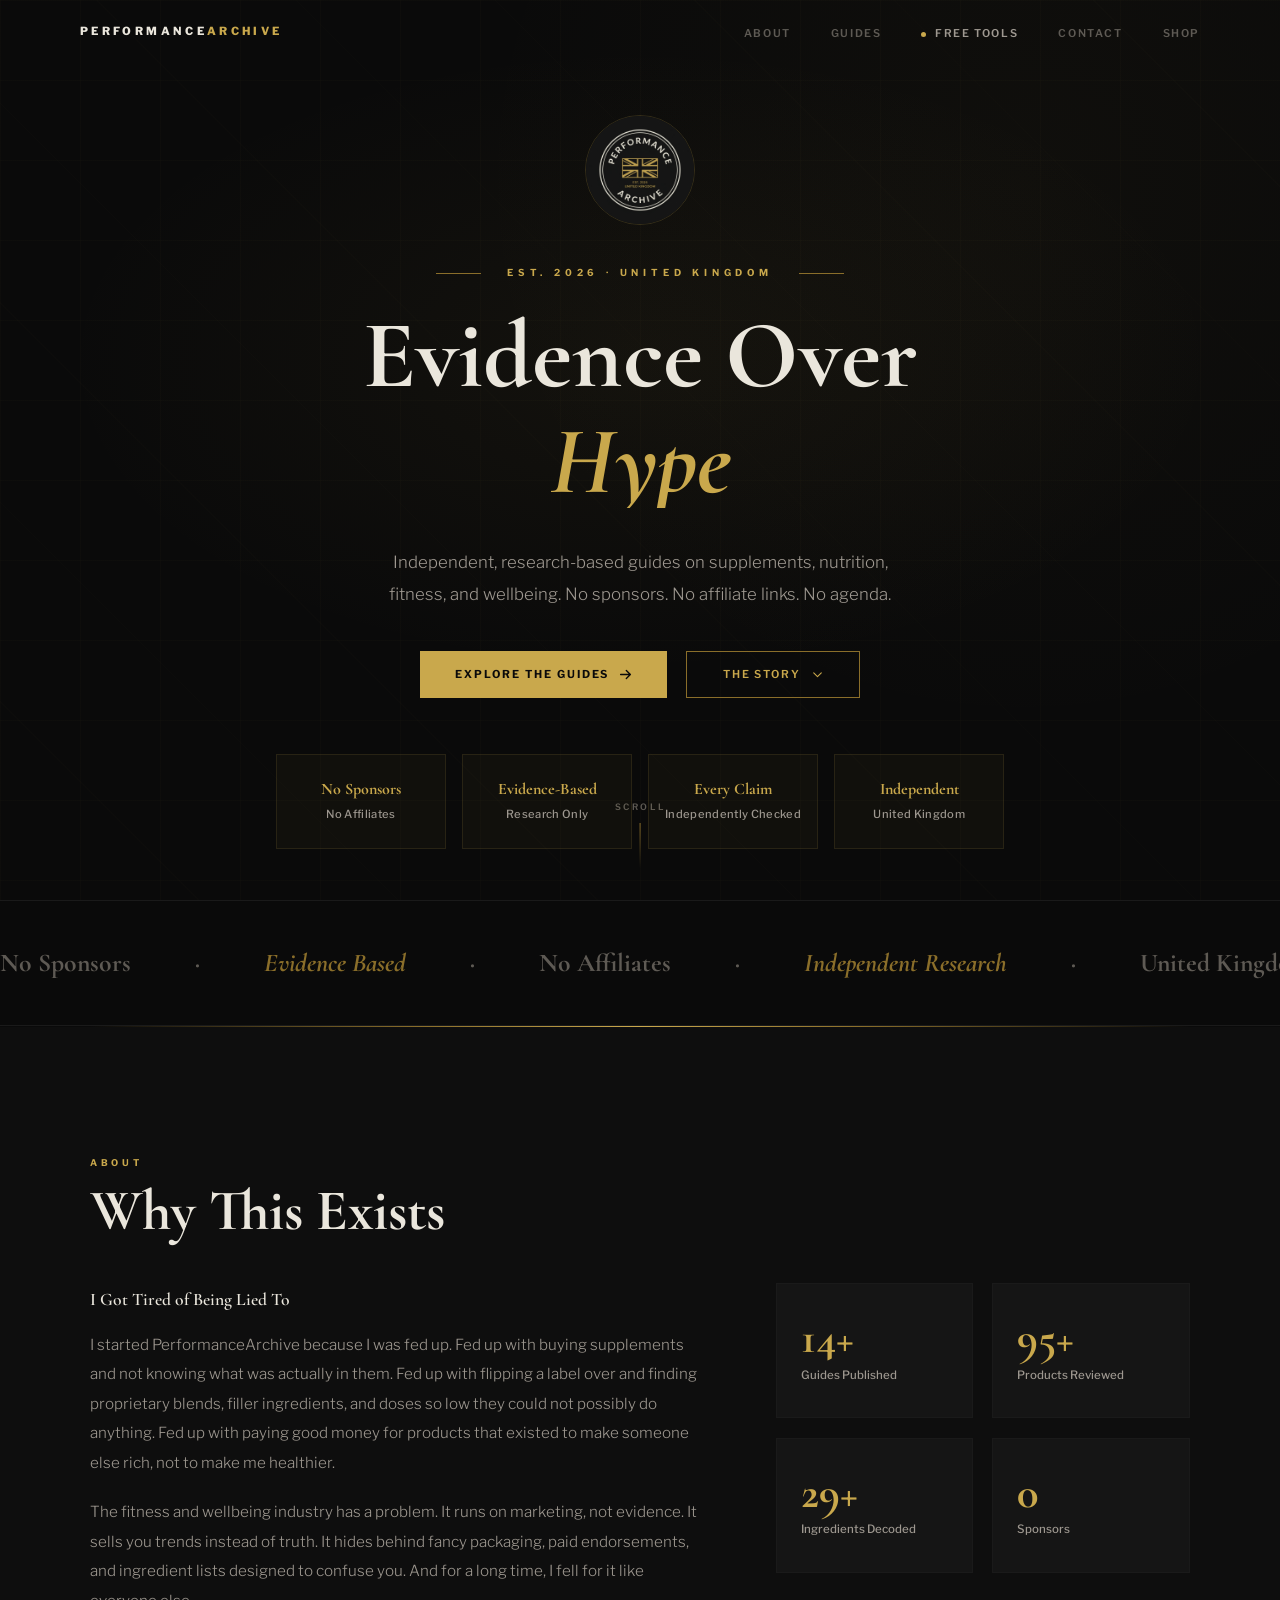
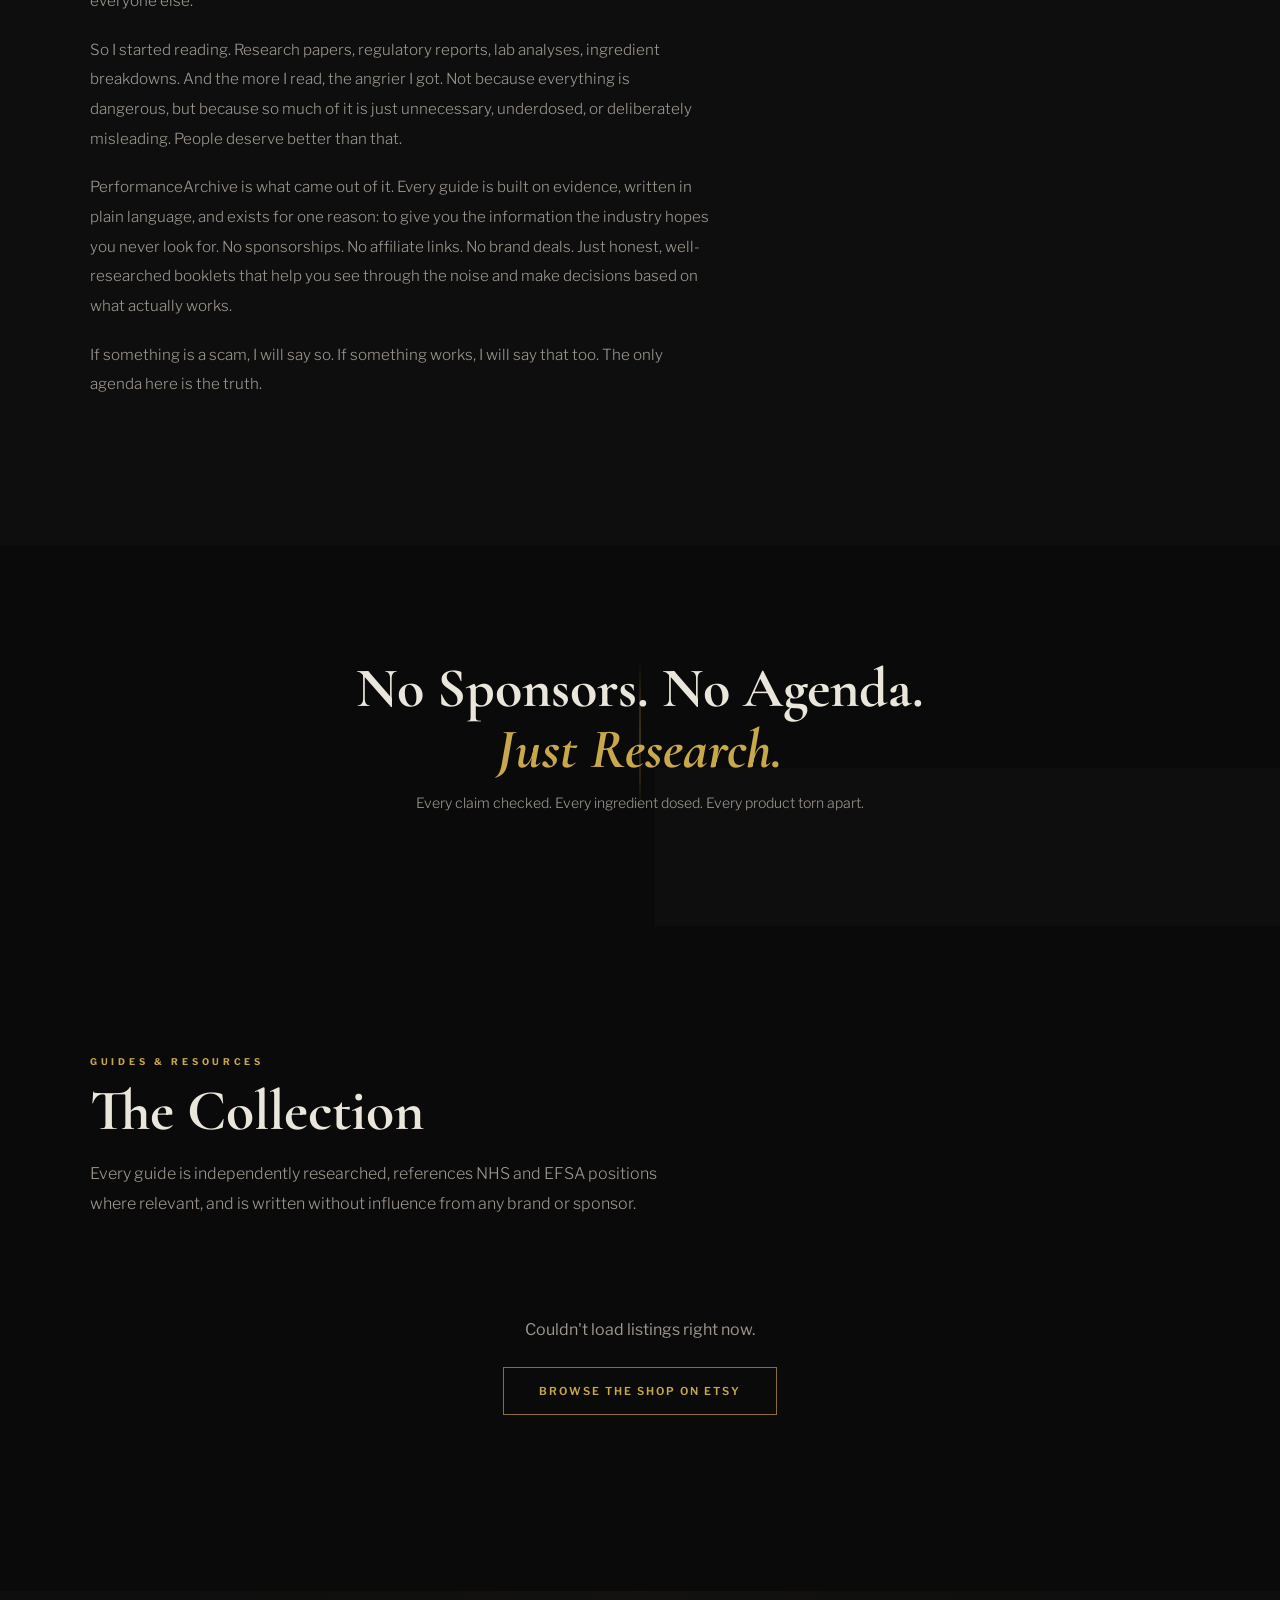
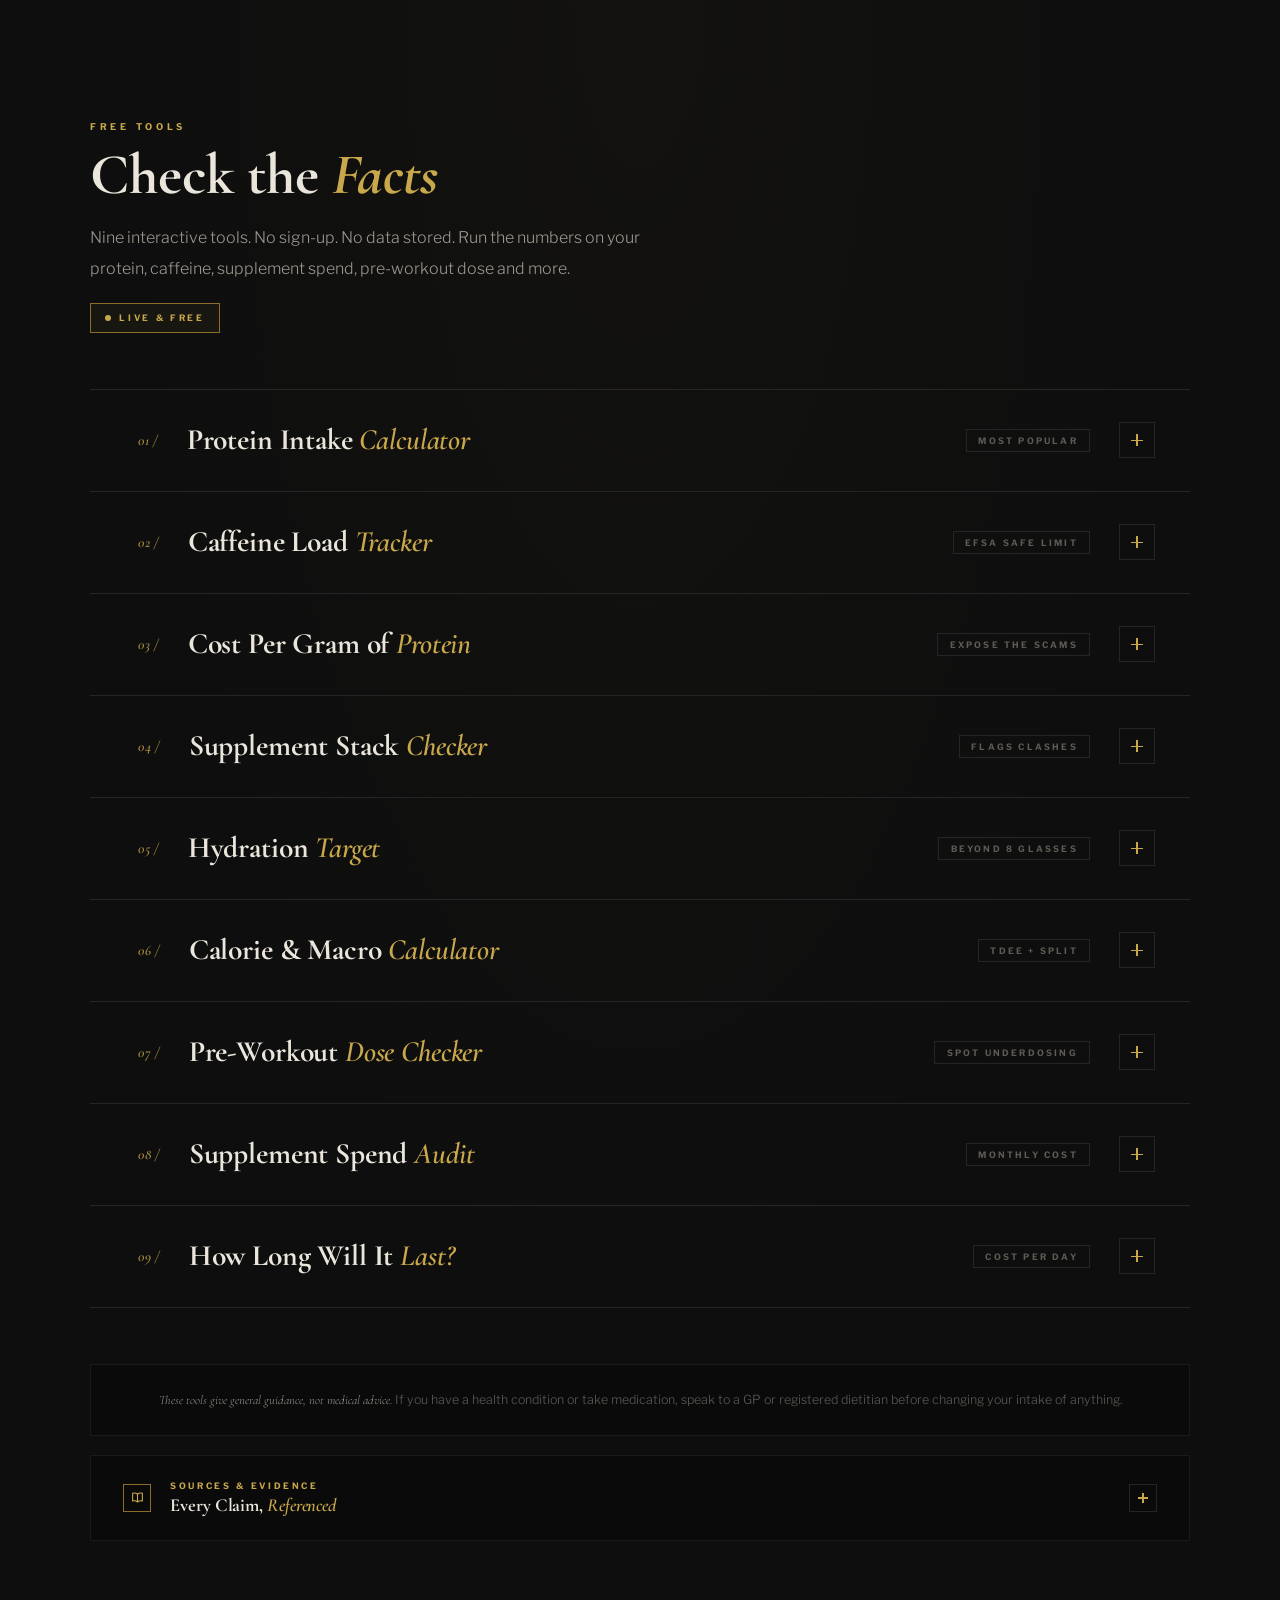
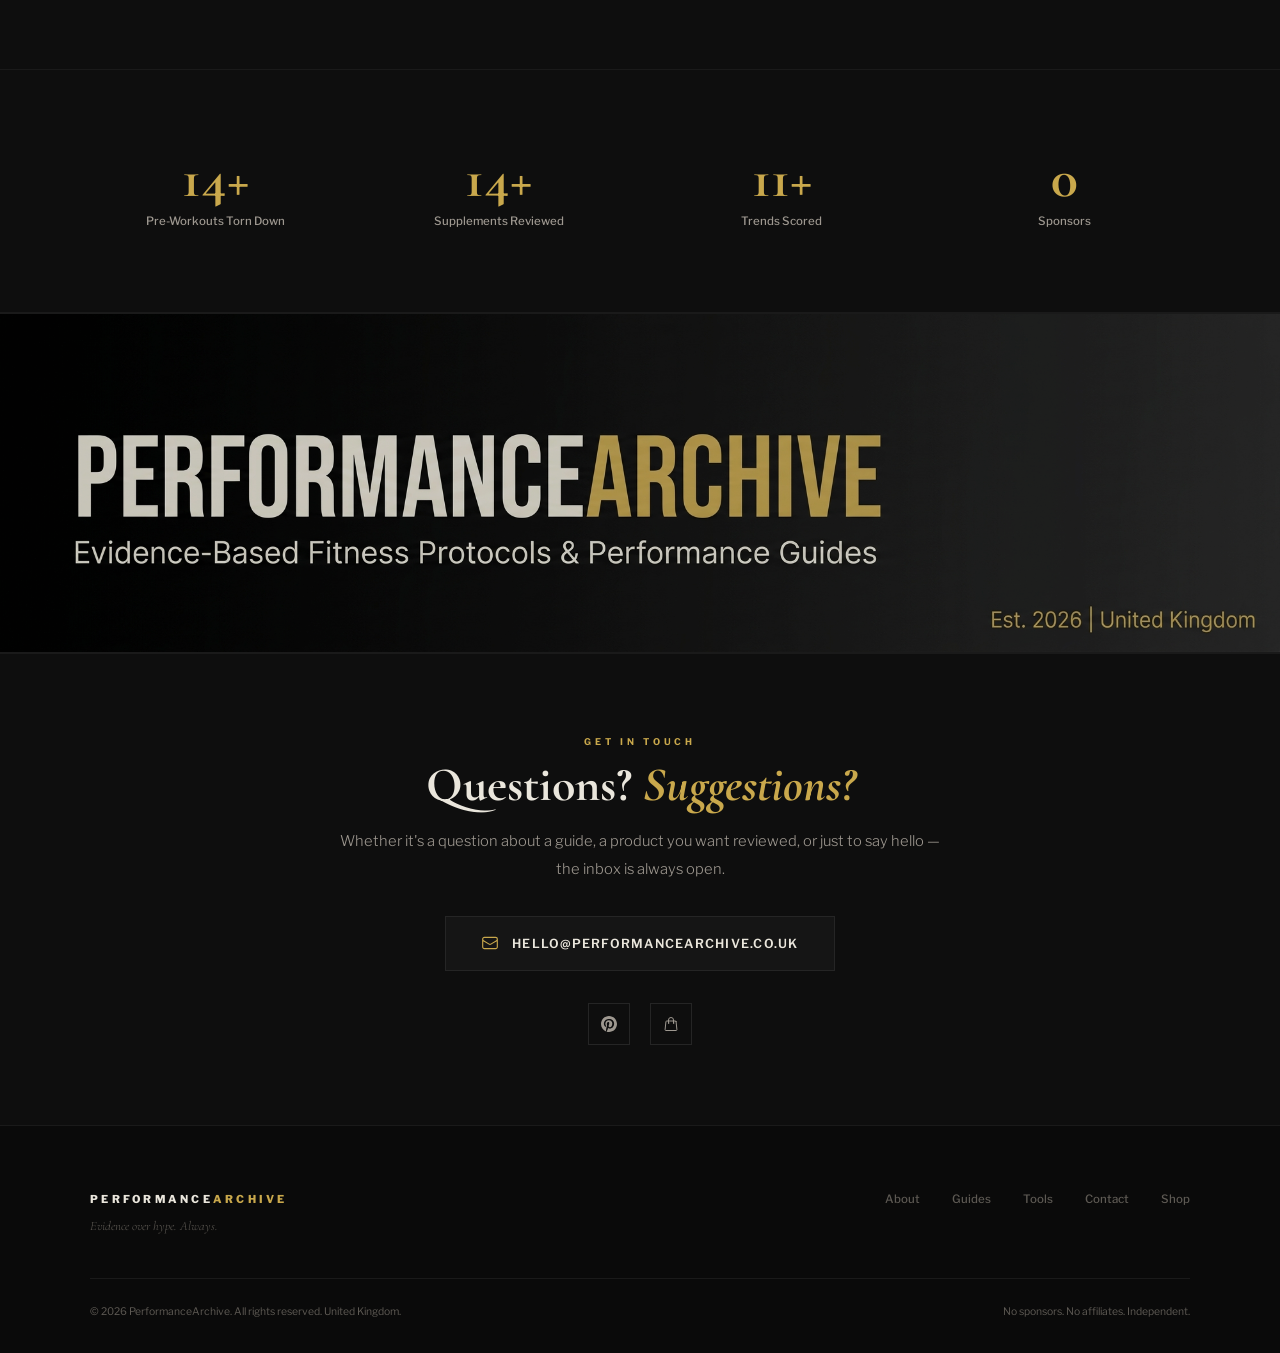
<file: index.html>
<!DOCTYPE html>
<html lang="en-GB">
<head>
<meta charset="UTF-8">
<meta name="viewport" content="width=device-width, initial-scale=1.0">
<title>PerformanceArchive — Evidence Over Hype</title>
<meta name="description" content="Independent, evidence-based guides on supplements, nutrition, fitness, and wellbeing. No sponsors. No agenda. United Kingdom.">
<meta name="p:domain_verify" content="c248027e8f253ff43c3b2483938c451b"/>

<!-- Open Graph -->
<meta property="og:type" content="website">
<meta property="og:title" content="PerformanceArchive — Evidence Over Hype">
<meta property="og:description" content="Independent, evidence-based guides on supplements, nutrition, fitness, and wellbeing. No sponsors. No agenda.">
<meta property="og:url" content="https://performancearchive.co.uk">
<meta property="og:image" content="https://performancearchive.co.uk/og-image.jpg">
<meta property="og:site_name" content="PerformanceArchive">
<meta property="og:locale" content="en_GB">

<!-- Twitter / X Card -->
<meta name="twitter:card" content="summary_large_image">
<meta name="twitter:title" content="PerformanceArchive — Evidence Over Hype">
<meta name="twitter:description" content="Independent, evidence-based guides on supplements, nutrition, fitness, and wellbeing. No sponsors. No agenda.">
<meta name="twitter:image" content="https://performancearchive.co.uk/og-image.jpg">

<!-- Favicons -->
<link rel="icon" type="image/png" href="Logo.png">
<link rel="apple-touch-icon" href="Logo.png">
<meta name="theme-color" content="#0a0a0a">
<link rel="preconnect" href="https://fonts.googleapis.com">
<link rel="preconnect" href="https://fonts.gstatic.com" crossorigin>
<link href="https://fonts.googleapis.com/css2?family=Cormorant+Garamond:ital,wght@0,400;0,600;0,700;1,400&family=Libre+Franklin:wght@300;400;500;600;700;800&display=swap" rel="stylesheet">
<style>
:root{--bg:#0a0a0a;--bg2:#0e0e0e;--bg3:#111;--card:#151515;--card-h:#1a1a1a;--gold:#c9a84c;--gold-l:#e0c56e;--gold-d:#8a6e2a;--gold-v:#6b5520;--text:#eae6dc;--text2:#9e9890;--text3:#5e5a54;--bdr:#1a1a1a;--bdr2:#252525;--fd:'Cormorant Garamond',Georgia,serif;--fb:'Libre Franklin',sans-serif}
*{margin:0;padding:0;box-sizing:border-box}html{scroll-behavior:smooth}
body{background:var(--bg);color:var(--text);font-family:var(--fb);font-weight:400;line-height:1.7;-webkit-font-smoothing:antialiased;overflow-x:hidden}

/* NAV */
nav{position:fixed;top:0;width:100%;z-index:100;padding:1.1rem 0;transition:all .5s}
nav.scrolled{background:rgba(10,10,10,.93);backdrop-filter:blur(30px);-webkit-backdrop-filter:blur(30px);border-bottom:1px solid rgba(201,168,76,.06)}
.ni{max-width:1200px;margin:0 auto;padding:0 2.5rem;display:flex;align-items:center;justify-content:space-between}
.nl{font-family:var(--fb);font-weight:800;font-size:.7rem;letter-spacing:.3em;text-transform:uppercase;color:var(--text);text-decoration:none}.nl span{color:var(--gold)}
.nk{display:flex;gap:2.5rem;list-style:none}.nk a{color:var(--text3);text-decoration:none;font-size:.67rem;font-weight:600;letter-spacing:.15em;text-transform:uppercase;transition:color .4s}.nk a:hover{color:var(--gold)}
.nk a.nk-free{color:var(--text2);display:inline-flex;align-items:center;gap:.55rem;position:relative}
.nk a.nk-free::before{content:'';width:5px;height:5px;background:var(--gold);border-radius:50%;box-shadow:0 0 0 0 rgba(201,168,76,.5);animation:freeDot 2.8s ease-in-out infinite}
.nk a.nk-free:hover{color:var(--gold)}
@keyframes freeDot{0%,100%{box-shadow:0 0 0 0 rgba(201,168,76,.5);opacity:1}50%{box-shadow:0 0 0 6px rgba(201,168,76,0);opacity:.7}}
.nm{display:none;background:none;border:none;cursor:pointer;padding:.5rem}.nm span{display:block;width:22px;height:1.5px;background:var(--gold);margin:5px 0;transition:all .3s;transform-origin:center}
.nm.active span:nth-child(1){transform:translateY(6.5px) rotate(45deg)}.nm.active span:nth-child(2){opacity:0;transform:scaleX(0)}.nm.active span:nth-child(3){transform:translateY(-6.5px) rotate(-45deg)}

/* HERO */
.hero{min-height:100vh;display:flex;flex-direction:column;align-items:center;justify-content:center;position:relative;overflow:hidden;text-align:center;padding:7rem 2rem 3rem}
.hero-bg{position:absolute;inset:0}.hero-bg>div{position:absolute;inset:0}
.hb1{background:radial-gradient(ellipse 65% 50% at 50% 40%,rgba(201,168,76,.05) 0%,transparent 70%)}
.hb2{background:radial-gradient(circle at 80% 20%,rgba(201,168,76,.03) 0%,transparent 45%)}
.hb3{background-image:linear-gradient(rgba(201,168,76,.02) 1px,transparent 1px),linear-gradient(90deg,rgba(201,168,76,.02) 1px,transparent 1px);background-size:80px 80px}
.hb4{background:repeating-linear-gradient(45deg,transparent,transparent 140px,rgba(201,168,76,.012) 140px,rgba(201,168,76,.012) 141px)}
.hc{position:relative;z-index:1;max-width:850px}
.h-logo{width:110px;height:110px;border-radius:50%;margin:0 auto 2.5rem;overflow:hidden;border:1.5px solid rgba(201,168,76,.2);opacity:0;transform:scale(.6) rotate(-8deg)}.h-logo img{width:100%;height:100%;object-fit:cover}
.h-pre{font-size:.6rem;font-weight:700;letter-spacing:.5em;text-transform:uppercase;color:var(--gold);margin-bottom:1.8rem;opacity:0}.h-pre .ln{display:inline-block;width:45px;height:1px;background:var(--gold-d);vertical-align:middle;margin:0 1.2rem}
.hero h1{font-family:var(--fd);font-size:clamp(3.2rem,7.5vw,6.5rem);font-weight:700;line-height:.95;margin-bottom:1.5rem;opacity:0}
.hero h1 .w{display:inline-block;overflow:hidden}.hero h1 .w span{display:inline-block;transform:translateY(115%);transition:transform 1s cubic-bezier(.16,1,.3,1)}.hero h1 .w span.up{transform:translateY(0)}
.hero h1 em{font-style:italic;color:var(--gold)}
.h-sub{font-size:1.05rem;font-weight:300;color:var(--text2);max-width:530px;margin:0 auto 2.5rem;line-height:1.9;opacity:0}
.h-ctas{display:flex;gap:1.2rem;justify-content:center;flex-wrap:wrap;opacity:0}

/* GOLDEN SQUARES */
.golden-row{position:relative;z-index:1;max-width:900px;margin:3.5rem auto 0;display:grid;grid-template-columns:repeat(4,1fr);gap:1rem;opacity:0}
.golden-sq{background:rgba(201,168,76,.04);border:1px solid rgba(201,168,76,.12);padding:1.5rem 1rem;text-align:center;transition:all .6s cubic-bezier(.16,1,.3,1);position:relative;overflow:hidden}
.golden-sq::before{content:'';position:absolute;inset:0;background:linear-gradient(135deg,rgba(201,168,76,.06),transparent 60%);opacity:0;transition:opacity .5s}
.golden-sq:hover{border-color:rgba(201,168,76,.3);transform:translateY(-3px);box-shadow:0 15px 50px rgba(201,168,76,.08)}.golden-sq:hover::before{opacity:1}
.golden-sq h4{font-family:var(--fd);font-size:1rem;font-weight:700;color:var(--gold);line-height:1.3;position:relative}
.golden-sq p{font-size:.7rem;font-weight:500;color:var(--text2);margin-top:.3rem;letter-spacing:.03em;position:relative}

.scroll-cue{position:absolute;bottom:2rem;left:50%;transform:translateX(-50%);text-align:center;opacity:0}
.scroll-cue span{display:block;font-size:.55rem;font-weight:600;letter-spacing:.3em;text-transform:uppercase;color:var(--text3);margin-bottom:.5rem}
.scroll-cue .bar{width:1px;height:45px;margin:0 auto;background:linear-gradient(var(--gold-d),transparent);animation:pulse 2.5s ease infinite}
@keyframes pulse{0%,100%{opacity:.2}50%{opacity:1}}

/* BUTTONS */
.bg{display:inline-flex;align-items:center;gap:.6rem;padding:.85rem 2.2rem;background:var(--gold);color:var(--bg);text-decoration:none;font-size:.68rem;font-weight:700;letter-spacing:.18em;text-transform:uppercase;transition:all .4s;border:none;cursor:pointer}
.bg:hover{background:var(--gold-l);transform:translateY(-2px);box-shadow:0 10px 40px rgba(201,168,76,.2)}
.bo{display:inline-flex;align-items:center;gap:.6rem;padding:.85rem 2.2rem;background:transparent;color:var(--gold);text-decoration:none;font-size:.68rem;font-weight:600;letter-spacing:.18em;text-transform:uppercase;border:1px solid var(--gold-d);transition:all .4s;cursor:pointer;font-family:inherit}
.bo:hover{border-color:var(--gold);background:rgba(201,168,76,.06);transform:translateY(-2px)}
.bi{width:13px;height:13px;transition:transform .3s}.bg:hover .bi{transform:translateX(3px)}

/* REVEALS */
.r{opacity:0;transition:all 1s cubic-bezier(.16,1,.3,1)}.r.rup{transform:translateY(60px)}.r.rl{transform:translateX(-80px)}.r.rr{transform:translateX(80px)}.r.rs{transform:scale(.85)}.r.rf{transform:perspective(800px) rotateY(12deg);transform-origin:left}.r.vis{opacity:1;transform:none}
.d1{transition-delay:.06s}.d2{transition-delay:.13s}.d3{transition-delay:.2s}.d4{transition-delay:.27s}.d5{transition-delay:.34s}.d6{transition-delay:.41s}.d7{transition-delay:.48s}.d8{transition-delay:.55s}.d9{transition-delay:.62s}

/* SECTIONS */
section{padding:8rem 2.5rem;position:relative}.si{max-width:1100px;margin:0 auto}
.sl{font-size:.58rem;font-weight:700;letter-spacing:.4em;text-transform:uppercase;color:var(--gold);margin-bottom:.6rem}
.sh{font-family:var(--fd);font-size:clamp(2.4rem,5vw,3.6rem);font-weight:700;line-height:1.1;margin-bottom:1rem}
.sh em{font-style:italic;color:var(--gold)}
.sp{font-size:1rem;font-weight:300;color:var(--text2);max-width:580px;line-height:1.9}

/* GROW LINE */
.gl{height:1px;max-width:0;margin:0 auto;background:linear-gradient(to right,transparent,var(--gold-d) 30%,var(--gold) 50%,var(--gold-d) 70%,transparent);transition:max-width 1.5s cubic-bezier(.16,1,.3,1)}.gl.vis{max-width:1100px}

/* MARQUEE */
.mw{overflow:hidden;padding:2.5rem 0;border-top:1px solid var(--bdr);border-bottom:1px solid var(--bdr);background:var(--bg)}
.mt{display:flex;gap:4rem;animation:mq 35s linear infinite;width:max-content}
.mt span{font-family:var(--fd);font-size:1.6rem;font-weight:700;color:var(--text3);white-space:nowrap}.mt span em{color:var(--gold-d);font-style:italic}
@keyframes mq{0%{transform:translateX(0)}100%{transform:translateX(-50%)}}

/* ABOUT */
#about{background:var(--bg2)}
.ab-grid{display:grid;grid-template-columns:1.2fr .8fr;gap:4rem;margin-top:2.5rem;align-items:start}
.ab-text{font-size:.95rem;color:var(--text2);font-weight:300;line-height:1.95}
.ab-text strong{color:var(--text);font-weight:600;font-size:1.1rem;display:block;margin-bottom:.75rem;font-family:var(--fd)}
.ab-text p{margin-bottom:1.2rem}
.st-grid{display:grid;grid-template-columns:1fr 1fr;gap:1.2rem}
.st{background:var(--card);border:1px solid var(--bdr);padding:2rem 1.5rem;position:relative;overflow:hidden;transition:all .5s}
.st::after{content:'';position:absolute;bottom:0;left:0;right:0;height:2px;background:linear-gradient(90deg,var(--gold-d),var(--gold),var(--gold-d));transform:scaleX(0);transform-origin:center;transition:transform .6s}
.st:hover{background:var(--card-h);border-color:var(--bdr2)}.st:hover::after{transform:scaleX(1)}
.st-n{font-family:var(--fd);font-size:2.8rem;font-weight:700;color:var(--gold);line-height:1}
.st-l{font-size:.72rem;font-weight:500;color:var(--text2);margin-top:.3rem}

/* SPLIT BANNER */
.sb{min-height:380px;position:relative;overflow:hidden;display:flex;align-items:center;justify-content:center}
.sb-bg{position:absolute;inset:-100px;z-index:0}
.sb-l{position:absolute;top:0;left:0;width:50%;height:100%;background:var(--bg);transition:transform .9s cubic-bezier(.16,1,.3,1)}
.sb-r{position:absolute;top:0;right:0;width:50%;height:100%;background:var(--bg2);transition:transform .9s cubic-bezier(.16,1,.3,1)}
.sb.vis .sb-l{transform:translateX(-2%)}.sb.vis .sb-r{transform:translateX(2%)}
.sb-gold{position:absolute;top:50%;left:50%;transform:translate(-50%,-50%);width:1px;height:0;background:linear-gradient(to bottom,transparent,var(--gold-d),var(--gold),var(--gold-d),transparent);transition:height 1.3s cubic-bezier(.16,1,.3,1) .3s;z-index:1;opacity:.5}.sb.vis .sb-gold{height:40%}
.sb-c{position:relative;z-index:2;text-align:center;max-width:700px;padding:2rem}
.sb-c h2{font-family:var(--fd);font-size:clamp(2rem,5vw,3.5rem);font-weight:700;line-height:1.1;margin-bottom:.6rem}.sb-c h2 em{color:var(--gold);font-style:italic}
.sb-c p{font-size:.88rem;color:var(--text2);font-weight:300}

/* GUIDES */
#guides{background:var(--bg)}
.gg{display:grid;grid-template-columns:repeat(3,1fr);gap:1.5rem;margin-top:3rem}
.gc{background:var(--card);border:1px solid var(--bdr);padding:2.2rem 1.7rem;text-decoration:none;display:block;position:relative;overflow:hidden;transition:all .6s cubic-bezier(.16,1,.3,1)}
.gc::before{content:'';position:absolute;top:0;left:0;right:0;height:2px;background:linear-gradient(90deg,var(--gold),var(--gold-l),var(--gold));transform:scaleX(0);transform-origin:left;transition:transform .6s}
.gc::after{content:'';position:absolute;inset:0;background:radial-gradient(ellipse at 20% 0%,rgba(201,168,76,.04),transparent 70%);opacity:0;transition:opacity .5s}
.gc:hover{transform:translateY(-6px);border-color:var(--bdr2);box-shadow:0 25px 70px rgba(0,0,0,.4)}.gc:hover::before{transform:scaleX(1)}.gc:hover::after{opacity:1}
.gi{width:40px;height:40px;border:1px solid var(--bdr2);display:flex;align-items:center;justify-content:center;margin-bottom:1.3rem;transition:all .4s}
.gc:hover .gi{border-color:var(--gold-d);background:rgba(201,168,76,.06);transform:rotate(-5deg) scale(1.05)}
.gi svg{width:18px;height:18px;color:var(--gold)}
.gc h3{font-family:var(--fd);font-size:1.25rem;font-weight:700;color:var(--text);margin-bottom:.5rem;line-height:1.25;position:relative}
.gc p{font-size:.84rem;color:var(--text2);font-weight:300;line-height:1.75;position:relative}
.gb{display:inline-block;font-size:.57rem;font-weight:700;letter-spacing:.12em;text-transform:uppercase;padding:.25rem .7rem;margin-top:1.1rem;border:1px solid var(--bdr2);color:var(--text3);position:relative;transition:all .3s}
.gb.free{border-color:var(--gold-d);color:var(--gold)}.gb.new{border-color:rgba(201,168,76,.3);color:var(--gold-d)}
.gc:hover .gb{border-color:var(--gold-d);color:var(--gold)}
.gc-img{width:100%;aspect-ratio:1/1;object-fit:cover;margin-bottom:1.3rem;border:1px solid var(--bdr);transition:all .5s;filter:brightness(.9)}.gc:hover .gc-img{filter:brightness(1);border-color:var(--bdr2)}
.gc-price{font-family:var(--fd);font-size:1.1rem;font-weight:700;color:var(--gold);margin-top:.8rem;display:block;position:relative}

/* SKELETON LOADING */
.skel{background:var(--card);border:1px solid var(--bdr);padding:2.2rem 1.7rem;position:relative;overflow:hidden}
.skel-img{width:100%;aspect-ratio:1/1;background:var(--bg2);margin-bottom:1.3rem;border-radius:0}
.skel-title{height:1.2rem;width:75%;background:var(--bg2);margin-bottom:.8rem;border-radius:2px}
.skel-text{height:.8rem;width:100%;background:var(--bg2);margin-bottom:.5rem;border-radius:2px}
.skel-text2{height:.8rem;width:60%;background:var(--bg2);border-radius:2px}
.skel::after{content:'';position:absolute;inset:0;background:linear-gradient(90deg,transparent,rgba(201,168,76,.03),transparent);animation:shimmer 1.8s ease infinite}
@keyframes shimmer{0%{transform:translateX(-100%)}100%{transform:translateX(100%)}}

/* ===== FREE TOOLS SECTION ===== */
#tools{background:var(--bg2);position:relative;overflow:hidden}
#tools::before{content:'';position:absolute;inset:0;background:radial-gradient(ellipse at 50% 0%,rgba(201,168,76,.025),transparent 60%);pointer-events:none}
.tools-intro{display:flex;justify-content:space-between;align-items:flex-end;gap:3rem;flex-wrap:wrap;margin-bottom:3.5rem}
.tools-intro-left{flex:1;min-width:280px}
.tools-badge{display:inline-flex;align-items:center;gap:.5rem;padding:.4rem .9rem;border:1px solid var(--gold-d);background:rgba(201,168,76,.05);font-size:.55rem;font-weight:700;letter-spacing:.3em;text-transform:uppercase;color:var(--gold);margin-top:1.2rem}
.tools-badge::before{content:'';width:6px;height:6px;background:var(--gold);border-radius:50%;animation:livePulse 2s ease infinite}
@keyframes livePulse{0%,100%{opacity:1;transform:scale(1)}50%{opacity:.4;transform:scale(.85)}}

/* Accordion tools */
.tool-rack{border-top:1px solid var(--bdr2)}
.tool-item{border-bottom:1px solid var(--bdr2);position:relative;transition:background .5s}
.tool-item::before{content:'';position:absolute;left:0;top:0;bottom:0;width:2px;background:var(--gold);transform:scaleY(0);transform-origin:top;transition:transform .5s cubic-bezier(.16,1,.3,1)}
.tool-item.open{background:linear-gradient(to right,rgba(201,168,76,.015),transparent 60%)}
.tool-item.open::before{transform:scaleY(1)}

.tool-trigger{width:100%;background:transparent;border:none;color:var(--text);padding:2rem 2.2rem 2rem 3rem;display:grid;grid-template-columns:auto 1fr auto auto;gap:1.8rem;align-items:center;cursor:pointer;text-align:left;font-family:inherit;transition:padding .4s}
.tool-trigger:hover{padding-left:3.5rem}
.tool-index{font-family:var(--fd);font-size:.9rem;font-style:italic;color:var(--gold);letter-spacing:.05em;font-weight:600;opacity:.8;transition:opacity .3s}
.tool-item.open .tool-index{opacity:1}
.tool-name{font-family:var(--fd);font-size:clamp(1.35rem,2.4vw,1.85rem);font-weight:700;line-height:1.25;letter-spacing:-.005em}
.tool-name em{font-style:italic;color:var(--gold);font-weight:600}
.tool-tag{font-size:.55rem;font-weight:700;letter-spacing:.25em;text-transform:uppercase;color:var(--text3);padding:.3rem .7rem;border:1px solid var(--bdr2);transition:all .3s;white-space:nowrap}
.tool-item:hover .tool-tag{border-color:var(--gold-d);color:var(--gold)}
.tool-plus{width:36px;height:36px;border:1px solid var(--bdr2);display:flex;align-items:center;justify-content:center;position:relative;flex-shrink:0;transition:all .5s cubic-bezier(.16,1,.3,1)}
.tool-plus::before,.tool-plus::after{content:'';position:absolute;background:var(--gold);transition:all .4s cubic-bezier(.16,1,.3,1)}
.tool-plus::before{width:12px;height:1.5px}
.tool-plus::after{width:1.5px;height:12px}
.tool-item.open .tool-plus{border-color:var(--gold);background:rgba(201,168,76,.08);transform:rotate(135deg)}
.tool-item:hover .tool-plus{border-color:var(--gold-d)}

.tool-panel{max-height:0;overflow:hidden;transition:max-height .6s cubic-bezier(.16,1,.3,1)}
.tool-item.open .tool-panel{max-height:4000px}
.tool-inner{padding:.5rem 2.2rem 3.5rem 3rem;display:grid;grid-template-columns:.9fr 1.1fr;gap:3rem;align-items:start}

.tool-desc{font-family:var(--fd);font-size:1.1rem;font-weight:400;font-style:italic;color:var(--text2);line-height:1.55;padding-right:1rem;border-left:1px solid var(--bdr2);padding-left:1.8rem;margin-left:-.5rem}

.tool-form{display:flex;flex-direction:column;gap:1.4rem}
.fld{display:flex;flex-direction:column;gap:.55rem}
.fld-grid{display:grid;grid-template-columns:1fr 1fr;gap:1.1rem}
.fld label{font-size:.55rem;font-weight:700;letter-spacing:.3em;text-transform:uppercase;color:var(--text3)}
.fld input[type="number"],.fld input[type="text"],.fld select{background:var(--bg);border:1px solid var(--bdr2);color:var(--text);padding:.95rem 1rem;font-family:var(--fb);font-size:.88rem;font-weight:400;transition:all .3s;appearance:none;border-radius:0}
.fld input:focus,.fld select:focus{outline:none;border-color:var(--gold-d);background:var(--bg3)}
.fld input::placeholder{color:var(--text3);font-style:italic}
.fld select{background-image:url("data:image/svg+xml;utf8,<svg xmlns='http://www.w3.org/2000/svg' width='10' height='6' viewBox='0 0 10 6'><path fill='%23c9a84c' d='M5 6L0 0h10z'/></svg>");background-repeat:no-repeat;background-position:right 1rem center;padding-right:2.3rem}

.pill-row{display:flex;flex-wrap:wrap;gap:.45rem}
.pill{position:relative}
.pill input{position:absolute;opacity:0;pointer-events:none}
.pill label{display:inline-block;padding:.55rem 1rem;background:var(--bg);border:1px solid var(--bdr2);color:var(--text2);font-size:.7rem;font-weight:500;letter-spacing:.05em;cursor:pointer;transition:all .3s}
.pill label:hover{color:var(--text);border-color:var(--text3)}
.pill input:checked+label{background:rgba(201,168,76,.08);border-color:var(--gold-d);color:var(--gold)}

.tool-btn-row{display:flex;gap:.8rem;flex-wrap:wrap;margin-top:.3rem}

/* Result card */
.tool-result{background:var(--bg);border:1px solid var(--bdr2);padding:2rem;margin-top:.3rem;position:relative;display:none;overflow:hidden}
.tool-result::before{content:'';position:absolute;top:0;left:0;right:0;height:1px;background:linear-gradient(90deg,transparent,var(--gold-d),var(--gold),var(--gold-d),transparent)}
.tool-result.show{display:block;animation:resultIn .6s cubic-bezier(.16,1,.3,1)}
@keyframes resultIn{from{opacity:0;transform:translateY(12px)}to{opacity:1;transform:none}}
.res-eyebrow{font-size:.55rem;font-weight:700;letter-spacing:.35em;text-transform:uppercase;color:var(--gold);margin-bottom:.7rem}
.res-main{font-family:var(--fd);font-size:2.6rem;font-weight:700;line-height:1;margin-bottom:.5rem;color:var(--text)}
.res-main em{font-style:italic;color:var(--gold);font-weight:700}
.res-sub{font-family:var(--fd);font-style:italic;color:var(--text2);font-size:1rem;font-weight:400;margin-bottom:1.4rem}
.res-break{display:grid;grid-template-columns:repeat(auto-fit,minmax(130px,1fr));gap:1.2rem;padding-top:1.2rem;border-top:1px solid var(--bdr2)}
.res-break-item .rb-l{font-size:.55rem;font-weight:600;letter-spacing:.2em;text-transform:uppercase;color:var(--text3);margin-bottom:.3rem}
.res-break-item .rb-v{font-family:var(--fd);font-size:1.4rem;font-weight:700;color:var(--text)}
.res-note{margin-top:1.3rem;padding-top:1.3rem;border-top:1px solid var(--bdr2);font-size:.82rem;color:var(--text2);font-weight:300;line-height:1.7}

/* Caffeine bar */
.caf-bar{height:4px;background:var(--bdr2);margin-top:1rem;overflow:hidden;position:relative}
.caf-bar::after{content:'';position:absolute;top:0;bottom:0;left:calc(400/600*100%);width:1px;background:var(--text3);opacity:.5}
.caf-fill{height:100%;background:linear-gradient(90deg,var(--gold-d),var(--gold));transition:width .8s cubic-bezier(.16,1,.3,1);width:0}
.caf-fill.warn{background:linear-gradient(90deg,#8a4a2a,#c76a3e)}

.drink-list{margin-top:1rem;border-top:1px solid var(--bdr2)}
.drink-row{display:flex;justify-content:space-between;align-items:center;padding:.9rem 0;border-bottom:1px solid var(--bdr);font-size:.82rem;color:var(--text2)}
.drink-row:last-child{border-bottom:none}
.drink-row .dk-time{font-family:var(--fd);font-style:italic;color:var(--text3);font-size:.78rem;margin-left:.4rem}
.drink-row .dk-mg{color:var(--text);font-weight:500;margin-right:.6rem}
.rem-btn{background:none;border:none;color:var(--text3);cursor:pointer;font-size:1.3rem;padding:0 .4rem;line-height:1;transition:color .3s}
.rem-btn:hover{color:var(--gold)}

/* Stack checker */
.stack-grid{display:grid;grid-template-columns:repeat(auto-fill,minmax(150px,1fr));gap:.45rem}
.stack-item{position:relative}
.stack-item input{position:absolute;opacity:0;pointer-events:none}
.stack-item label{display:block;padding:.7rem .85rem;background:var(--bg);border:1px solid var(--bdr2);color:var(--text2);font-size:.78rem;cursor:pointer;transition:all .3s}
.stack-item label:hover{color:var(--text);border-color:var(--text3)}
.stack-item input:checked+label{background:rgba(201,168,76,.06);border-color:var(--gold-d);color:var(--gold)}

/* Spend audit grid */
.spend-grid{display:grid;grid-template-columns:repeat(auto-fill,minmax(220px,1fr));gap:.5rem}
.spend-row{display:grid;grid-template-columns:1fr auto;gap:.5rem;align-items:center;background:var(--bg);border:1px solid var(--bdr2);padding:.6rem .7rem;transition:border-color .3s}
.spend-row:focus-within{border-color:var(--gold-d)}
.spend-row .sp-name{font-size:.78rem;color:var(--text2);display:flex;align-items:center;gap:.4rem}
.spend-row .sp-name::before{content:'';width:6px;height:6px;background:var(--text3);border-radius:50%;flex-shrink:0;transition:background .3s}
.spend-row.strong .sp-name::before{background:var(--gold)}
.spend-row.moderate .sp-name::before{background:var(--gold-d)}
.spend-row.weak .sp-name::before{background:var(--text3);opacity:.4}
.spend-row input[type="number"]{width:75px;background:transparent;border:none;border-bottom:1px solid var(--bdr2);color:var(--text);padding:.3rem .4rem;font-family:inherit;font-size:.82rem;text-align:right}
.spend-row input[type="number"]:focus{outline:none;border-bottom-color:var(--gold)}
.spend-row input[type="number"]::placeholder{color:var(--text3);font-style:italic}

.finding{padding:.95rem 1.1rem;background:var(--bg3);border-left:2px solid var(--text3);margin-bottom:.6rem;font-size:.85rem;line-height:1.6;color:var(--text2)}
.finding strong{color:var(--gold);font-weight:600}
.finding.issue{border-left-color:#c76a3e}
.finding.good{border-left-color:var(--gold)}
.finding.info{border-left-color:var(--gold-v)}

/* Disclaimer strip */
.tools-disclaimer{margin-top:3.5rem;padding:1.5rem 2rem;background:var(--bg);border:1px solid var(--bdr);text-align:center}
.tools-disclaimer p{font-size:.78rem;color:var(--text3);font-weight:300;line-height:1.7}
.tools-disclaimer em{font-family:var(--fd);font-style:italic;color:var(--text2)}

/* References panel */
.refs-block{margin-top:1.2rem;background:var(--bg);border:1px solid var(--bdr);overflow:hidden}
.refs-trigger{width:100%;background:transparent;border:none;color:var(--text);padding:1.5rem 2rem;display:flex;align-items:center;justify-content:space-between;cursor:pointer;text-align:left;font-family:inherit;transition:background .4s}
.refs-trigger:hover{background:var(--card)}
.refs-trigger-left{display:flex;align-items:center;gap:1.2rem}
.refs-icon{width:28px;height:28px;border:1px solid var(--gold-d);display:flex;align-items:center;justify-content:center;flex-shrink:0;transition:all .4s}
.refs-icon svg{width:13px;height:13px;color:var(--gold)}
.refs-block.open .refs-icon{background:rgba(201,168,76,.08);transform:rotate(-5deg) scale(1.05)}
.refs-label{display:flex;flex-direction:column;gap:.15rem}
.refs-label-top{font-size:.55rem;font-weight:700;letter-spacing:.3em;text-transform:uppercase;color:var(--gold)}
.refs-label-main{font-family:var(--fd);font-size:1.15rem;font-weight:700;color:var(--text);letter-spacing:-.005em}
.refs-label-main em{font-style:italic;color:var(--gold);font-weight:600}
.refs-plus{width:28px;height:28px;border:1px solid var(--bdr2);display:flex;align-items:center;justify-content:center;position:relative;transition:all .5s cubic-bezier(.16,1,.3,1)}
.refs-plus::before,.refs-plus::after{content:'';position:absolute;background:var(--gold);transition:all .4s cubic-bezier(.16,1,.3,1)}
.refs-plus::before{width:10px;height:1.5px}
.refs-plus::after{width:1.5px;height:10px}
.refs-block.open .refs-plus{border-color:var(--gold);background:rgba(201,168,76,.08);transform:rotate(135deg)}
.refs-panel{max-height:0;overflow:hidden;transition:max-height .6s cubic-bezier(.16,1,.3,1)}
.refs-block.open .refs-panel{max-height:5000px}
.refs-inner{padding:.5rem 2rem 2.5rem;border-top:1px solid var(--bdr)}
.refs-intro{font-family:var(--fd);font-style:italic;color:var(--text2);font-size:.95rem;margin:1.5rem 0 2rem;padding-bottom:1.5rem;border-bottom:1px solid var(--bdr);line-height:1.6}
.refs-group{margin-bottom:2rem}
.refs-group:last-child{margin-bottom:0}
.refs-group-title{font-family:var(--fd);font-size:1rem;font-weight:700;color:var(--text);margin-bottom:.9rem;padding-bottom:.5rem;border-bottom:1px solid var(--bdr)}
.refs-group-title em{font-style:italic;color:var(--gold);font-weight:600}
.refs-list{list-style:none;padding:0;margin:0;display:flex;flex-direction:column;gap:.7rem}
.refs-list li{font-size:.82rem;color:var(--text2);line-height:1.65;padding-left:1rem;position:relative;font-weight:300}
.refs-list li::before{content:'';position:absolute;left:0;top:.55rem;width:4px;height:4px;background:var(--gold-d);border-radius:50%}
.refs-list li strong{color:var(--text);font-weight:500}
.refs-list a{color:var(--text2);text-decoration:none;border-bottom:1px solid var(--bdr2);transition:all .3s}
.refs-list a:hover{color:var(--gold);border-bottom-color:var(--gold-d)}

/* COUNTER */
.cs{padding:5rem 2.5rem;background:var(--bg2);border-top:1px solid var(--bdr);border-bottom:1px solid var(--bdr)}
.cr{max-width:1100px;margin:0 auto;display:grid;grid-template-columns:repeat(4,1fr);gap:2rem;text-align:center}
.ci .cn{font-family:var(--fd);font-size:3.5rem;font-weight:700;color:var(--gold);line-height:1}
.ci .cl{font-size:.72rem;font-weight:500;color:var(--text2);margin-top:.4rem}

/* BANNER IMAGE */
.banner-strip{width:100%;overflow:hidden;border-top:1px solid var(--bdr);border-bottom:1px solid var(--bdr)}
.banner-strip img{width:100%;display:block;opacity:.85;transition:opacity .5s}
.banner-strip:hover img{opacity:1}

/* CONTACT */
.contact-strip{padding:5rem 2.5rem;background:var(--bg2);border-top:1px solid var(--bdr);text-align:center}
.contact-inner{max-width:600px;margin:0 auto}
.contact-strip .sl{margin-bottom:.6rem}
.contact-strip h2{font-family:var(--fd);font-size:clamp(2rem,4.5vw,3rem);font-weight:700;line-height:1.1;margin-bottom:1rem}
.contact-strip h2 em{color:var(--gold);font-style:italic}
.contact-strip p{font-size:.92rem;font-weight:300;color:var(--text2);line-height:1.9;margin-bottom:2rem}
.contact-email{display:inline-flex;align-items:center;gap:.8rem;padding:1rem 2.2rem;background:var(--card);border:1px solid var(--bdr2);text-decoration:none;transition:all .4s}
.contact-email:hover{border-color:var(--gold-d);background:var(--card-h);transform:translateY(-2px)}
.contact-email svg{width:18px;height:18px;color:var(--gold);flex-shrink:0}
.contact-email span{font-size:.78rem;font-weight:600;letter-spacing:.1em;color:var(--text);text-transform:uppercase}
.social-row{display:flex;gap:1.2rem;justify-content:center;margin-top:2rem}
.social-link{width:42px;height:42px;border:1px solid var(--bdr2);display:flex;align-items:center;justify-content:center;transition:all .4s;text-decoration:none}
.social-link:hover{border-color:var(--gold-d);background:rgba(201,168,76,.06);transform:translateY(-2px)}
.social-link svg{width:16px;height:16px;color:var(--text2);transition:color .3s}
.social-link:hover svg{color:var(--gold)}

/* FOOTER */
footer{padding:4rem 2.5rem 2rem;border-top:1px solid var(--bdr);background:var(--bg)}
.fi{max-width:1100px;margin:0 auto;display:flex;justify-content:space-between;align-items:flex-start;gap:2rem}
.fb2{font-family:var(--fb);font-weight:800;font-size:.68rem;letter-spacing:.3em;text-transform:uppercase;color:var(--text);margin-bottom:.5rem}.fb2 span{color:var(--gold)}
.ftg{font-size:.8rem;color:var(--text3);font-weight:300;font-family:var(--fd);font-style:italic}
.fl{display:flex;gap:2rem}.fl a{font-size:.72rem;color:var(--text3);text-decoration:none;transition:color .3s;font-weight:500}.fl a:hover{color:var(--gold)}
.fbot{max-width:1100px;margin:2.5rem auto 0;padding-top:1.5rem;border-top:1px solid var(--bdr);display:flex;justify-content:space-between;font-size:.65rem;color:var(--text3)}

/* RESPONSIVE */
@media(max-width:900px){.ab-grid{grid-template-columns:1fr;gap:2.5rem}.gg{grid-template-columns:1fr 1fr}.cr{grid-template-columns:1fr 1fr;gap:1.5rem}.sb{min-height:280px}.sb-gold{display:none}.sb.vis .sb-l{transform:none}.sb.vis .sb-r{transform:none}.golden-row{grid-template-columns:1fr 1fr;gap:.8rem}.tool-inner{grid-template-columns:1fr;gap:1.8rem}.tool-desc{border-left:none;border-top:1px solid var(--bdr2);padding-left:0;padding-top:1.3rem;margin-left:0}.tool-trigger{padding:1.6rem 1.3rem 1.6rem 1.7rem;grid-template-columns:auto 1fr auto;gap:1rem}.tool-trigger:hover{padding-left:1.9rem}.tool-tag{display:none}.tool-inner{padding:.5rem 1.3rem 2.5rem 1.7rem}}
@media(max-width:650px){.nk{display:none;position:absolute;top:100%;left:0;right:0;background:rgba(10,10,10,.97);flex-direction:column;padding:1.5rem 2.5rem;gap:1.2rem;border-bottom:1px solid var(--bdr)}.nk.open{display:flex}.nm{display:block}.gg{grid-template-columns:1fr}.hero{padding:6rem 1.5rem 2rem}section{padding:5rem 1.5rem}.fi{flex-direction:column}.fbot{flex-direction:column;gap:.3rem}.cr{grid-template-columns:1fr 1fr}.ci .cn{font-size:2.5rem}.h-ctas{flex-direction:column;align-items:center}.mt span{font-size:1.2rem}.golden-row{grid-template-columns:1fr 1fr;gap:.6rem}.golden-sq{padding:1.2rem .8rem}.golden-sq h4{font-size:.88rem}.sb{min-height:240px}.h-pre .ln{display:none}.h-pre{letter-spacing:.25em;font-size:.55rem}.contact-strip{padding:4rem 1.5rem}.contact-email{padding:.9rem 1.5rem}.contact-email span{font-size:.7rem;letter-spacing:.06em}.fld-grid{grid-template-columns:1fr}.tool-name{font-size:1.15rem}.res-main{font-size:2rem}.tool-inner{padding-left:1.3rem;padding-right:1rem}.tool-trigger{padding-left:1.3rem;padding-right:.9rem}.tool-trigger:hover{padding-left:1.5rem}.tool-index{font-size:.75rem}.tools-intro{flex-direction:column;align-items:flex-start}.spend-grid{grid-template-columns:1fr}}
</style>
</head>
<body>

<nav id="mainNav"><div class="ni"><a href="#" class="nl">Performance<span>Archive</span></a><button class="nm" aria-label="Menu" onclick="this.classList.toggle('active');document.querySelector('.nk').classList.toggle('open')"><span></span><span></span><span></span></button><ul class="nk"><li><a href="#about" onclick="document.querySelector('.nm').classList.remove('active');this.closest('.nk').classList.remove('open')">About</a></li><li><a href="#guides" onclick="document.querySelector('.nm').classList.remove('active');this.closest('.nk').classList.remove('open')">Guides</a></li><li><a href="#tools" class="nk-free" onclick="document.querySelector('.nm').classList.remove('active');this.closest('.nk').classList.remove('open')">Free Tools</a></li><li><a href="#contact" onclick="document.querySelector('.nm').classList.remove('active');this.closest('.nk').classList.remove('open')">Contact</a></li><li><a href="https://www.etsy.com/shop/PerformanceArchive" target="_blank" rel="noopener">Shop</a></li></ul></div></nav>

<!-- HERO -->
<section class="hero" id="hero">
<div class="hero-bg"><div class="hb1" data-p="0.015"></div><div class="hb2" data-p="0.03"></div><div class="hb3" data-p="0.008"></div><div class="hb4" data-p="0.02"></div></div>
<div class="hc">
<div class="h-logo"><img src="Logo.png" alt="PerformanceArchive" onerror="this.parentElement.style.display='none'"></div>
<div class="h-pre"><span class="ln"></span> Est. 2026 &middot; United Kingdom <span class="ln"></span></div>
<h1><span class="w"><span>Evidence</span></span> <span class="w"><span>Over</span></span><br><span class="w"><span><em>Hype</em></span></span></h1>
<p class="h-sub">Independent, research-based guides on supplements, nutrition, fitness, and wellbeing. No sponsors. No affiliate links. No agenda.</p>
<div class="h-ctas">
<a href="#guides" class="bg">Explore the Guides <svg class="bi" xmlns="http://www.w3.org/2000/svg" fill="none" viewBox="0 0 24 24" stroke="currentColor" stroke-width="2.5"><path stroke-linecap="round" stroke-linejoin="round" d="M13.5 4.5L21 12m0 0l-7.5 7.5M21 12H3"/></svg></a>
<a href="#about" class="bo">The Story <svg class="bi" xmlns="http://www.w3.org/2000/svg" fill="none" viewBox="0 0 24 24" stroke="currentColor" stroke-width="2"><path stroke-linecap="round" stroke-linejoin="round" d="M19 9l-7 7-7-7"/></svg></a>
</div>
<div class="golden-row">
  <div class="golden-sq"><h4>No Sponsors</h4><p>No Affiliates</p></div>
  <div class="golden-sq"><h4>Evidence-Based</h4><p>Research Only</p></div>
  <div class="golden-sq"><h4>Every Claim</h4><p>Independently Checked</p></div>
  <div class="golden-sq"><h4>Independent</h4><p>United Kingdom</p></div>
</div>
</div>
<div class="scroll-cue"><span>Scroll</span><div class="bar"></div></div>
</section>

<!-- MARQUEE -->
<div class="mw"><div class="mt"><span>No Sponsors</span><span>&middot;</span><span><em>Evidence Based</em></span><span>&middot;</span><span>No Affiliates</span><span>&middot;</span><span><em>Independent Research</em></span><span>&middot;</span><span>United Kingdom</span><span>&middot;</span><span><em>Every Claim Checked</em></span><span>&middot;</span><span>No Sponsors</span><span>&middot;</span><span><em>Evidence Based</em></span><span>&middot;</span><span>No Affiliates</span><span>&middot;</span><span><em>Independent Research</em></span><span>&middot;</span><span>United Kingdom</span><span>&middot;</span><span><em>Every Claim Checked</em></span><span>&middot;</span></div></div>

<div class="gl" data-gl></div>

<!-- ABOUT -->
<section id="about">
<div class="si">
<div class="sl r rup">About</div>
<h2 class="sh r rup d1">Why This Exists</h2>
<div class="ab-grid">
<div class="ab-text r rf d2">
<strong>I Got Tired of Being Lied To</strong>
<p>I started PerformanceArchive because I was fed up. Fed up with buying supplements and not knowing what was actually in them. Fed up with flipping a label over and finding proprietary blends, filler ingredients, and doses so low they could not possibly do anything. Fed up with paying good money for products that existed to make someone else rich, not to make me healthier.</p>
<p>The fitness and wellbeing industry has a problem. It runs on marketing, not evidence. It sells you trends instead of truth. It hides behind fancy packaging, paid endorsements, and ingredient lists designed to confuse you. And for a long time, I fell for it like everyone else.</p>
<p>So I started reading. Research papers, regulatory reports, lab analyses, ingredient breakdowns. And the more I read, the angrier I got. Not because everything is dangerous, but because so much of it is just unnecessary, underdosed, or deliberately misleading. People deserve better than that.</p>
<p>PerformanceArchive is what came out of it. Every guide is built on evidence, written in plain language, and exists for one reason: to give you the information the industry hopes you never look for. No sponsorships. No affiliate links. No brand deals. Just honest, well-researched booklets that help you see through the noise and make decisions based on what actually works.</p>
<p>If something is a scam, I will say so. If something works, I will say that too. The only agenda here is the truth.</p>
</div>
<div class="st-grid">
<div class="st r rs d1"><div class="st-n" data-count="15">0</div><div class="st-l">Guides Published</div></div>
<div class="st r rs d2"><div class="st-n" data-count="100">0</div><div class="st-l">Products Reviewed</div></div>
<div class="st r rs d3"><div class="st-n" data-count="30">0</div><div class="st-l">Ingredients Decoded</div></div>
<div class="st r rs d4"><div class="st-n" data-count="0" data-zero>0</div><div class="st-l">Sponsors</div></div>
</div>
</div>
</div>
</section>

<!-- SPLIT BANNER -->
<div class="sb" data-split><div class="sb-bg"><div class="sb-l"></div><div class="sb-r"></div></div><div class="sb-gold"></div><div class="sb-c"><h2 class="r rup">No Sponsors. No Agenda.<br><em>Just Research.</em></h2><p class="r rup d1">Every claim checked. Every ingredient dosed. Every product torn apart.</p></div></div>

<!-- GUIDES -->
<section id="guides">
<div class="si">
<div class="sl r rup">Guides &amp; Resources</div>
<h2 class="sh r rup d1">The Collection</h2>
<p class="sp r rup d2">Every guide is independently researched, references NHS and EFSA positions where relevant, and is written without influence from any brand or sponsor.</p>
<div class="gg" id="etsy-grid">
<div class="skel"><div class="skel-img"></div><div class="skel-title"></div><div class="skel-text"></div><div class="skel-text2"></div></div>
<div class="skel"><div class="skel-img"></div><div class="skel-title"></div><div class="skel-text"></div><div class="skel-text2"></div></div>
<div class="skel"><div class="skel-img"></div><div class="skel-title"></div><div class="skel-text"></div><div class="skel-text2"></div></div>
<div class="skel"><div class="skel-img"></div><div class="skel-title"></div><div class="skel-text"></div><div class="skel-text2"></div></div>
<div class="skel"><div class="skel-img"></div><div class="skel-title"></div><div class="skel-text"></div><div class="skel-text2"></div></div>
<div class="skel"><div class="skel-img"></div><div class="skel-title"></div><div class="skel-text"></div><div class="skel-text2"></div></div>
</div>
</div>
</section>

<!-- ============ FREE TOOLS SECTION ============ -->
<section id="tools">
<div class="si">
<div class="tools-intro">
<div class="tools-intro-left">
<div class="sl r rup">Free Tools</div>
<h2 class="sh r rup d1">Check the <em>Facts</em></h2>
<p class="sp r rup d2">Nine interactive tools. No sign-up. No data stored. Run the numbers on your protein, caffeine, supplement spend, pre-workout dose and more.</p>
<div class="tools-badge r rup d3">Live &amp; Free</div>
</div>
</div>

<div class="tool-rack r rup d4">

<!-- TOOL 1: Protein -->
<div class="tool-item" data-tool="protein">
<button class="tool-trigger" type="button" onclick="toggleTool(this)">
<span class="tool-index">01 /</span>
<span class="tool-name">Protein Intake <em>Calculator</em></span>
<span class="tool-tag">Most Popular</span>
<span class="tool-plus"></span>
</button>
<div class="tool-panel">
<div class="tool-inner">
<p class="tool-desc">How much protein do you actually need? Based on your weight, activity and goal. Includes daily cost estimates and food equivalents.</p>
<div class="tool-form">
<div class="fld-grid">
<div class="fld"><label for="p-weight">Weight (kg)</label><input type="number" id="p-weight" min="30" max="250" step="0.1" placeholder="e.g. 75"></div>
<div class="fld"><label for="p-activity">Activity</label><select id="p-activity"><option value="1.0">Sedentary</option><option value="1.4" selected>Lightly Active</option><option value="1.6">Active (Regular Training)</option><option value="1.8">Very Active (Daily Training)</option></select></div>
</div>
<div class="fld"><label>Your Goal</label>
<div class="pill-row">
<div class="pill"><input type="radio" name="p-goal" id="p-goal-m" value="maintain" checked><label for="p-goal-m">Maintain</label></div>
<div class="pill"><input type="radio" name="p-goal" id="p-goal-b" value="build"><label for="p-goal-b">Build Muscle</label></div>
<div class="pill"><input type="radio" name="p-goal" id="p-goal-l" value="lose"><label for="p-goal-l">Lose Fat</label></div>
<div class="pill"><input type="radio" name="p-goal" id="p-goal-o" value="older"><label for="p-goal-o">Over 60</label></div>
</div>
</div>
<div class="tool-btn-row"><button class="bg" onclick="calcProtein()">Calculate <svg class="bi" xmlns="http://www.w3.org/2000/svg" fill="none" viewBox="0 0 24 24" stroke="currentColor" stroke-width="2.5"><path stroke-linecap="round" stroke-linejoin="round" d="M13.5 4.5L21 12m0 0l-7.5 7.5M21 12H3"/></svg></button></div>
<div class="tool-result" id="p-result">
<div class="res-eyebrow">Daily Protein Target</div>
<div class="res-main"><em id="p-grams">0</em>g / day</div>
<p class="res-sub" id="p-range"></p>
<div class="res-break">
<div class="res-break-item"><div class="rb-l">From Whey Powder</div><div class="rb-v" id="p-cost-whey">£0.00</div></div>
<div class="res-break-item"><div class="rb-l">From Mixed Food</div><div class="rb-v" id="p-cost-food">£0.00</div></div>
<div class="res-break-item"><div class="rb-l">Equivalent In Eggs</div><div class="rb-v" id="p-eggs">0</div></div>
</div>
<p class="res-note" id="p-note"></p>
</div>
</div>
</div>
</div>
</div>

<!-- TOOL 2: Caffeine -->
<div class="tool-item" data-tool="caffeine">
<button class="tool-trigger" type="button" onclick="toggleTool(this)">
<span class="tool-index">02 /</span>
<span class="tool-name">Caffeine Load <em>Tracker</em></span>
<span class="tool-tag">EFSA Safe Limit</span>
<span class="tool-plus"></span>
</button>
<div class="tool-panel">
<div class="tool-inner">
<p class="tool-desc">Log what you have drunk today. See where you sit against the EFSA 400mg daily limit. Flags anything likely to affect tonight's sleep.</p>
<div class="tool-form">
<div class="fld-grid">
<div class="fld"><label for="c-drink">Drink</label><select id="c-drink">
<option value="80">Instant Coffee (80mg)</option>
<option value="95">Brewed Coffee (95mg)</option>
<option value="63">Espresso Single (63mg)</option>
<option value="126">Espresso Double (126mg)</option>
<option value="50">Black Tea (50mg)</option>
<option value="30">Green Tea (30mg)</option>
<option value="70">Matcha (70mg)</option>
<option value="80">Red Bull 250ml (80mg)</option>
<option value="160">Monster 500ml (160mg)</option>
<option value="200">Prime Energy 330ml (200mg)</option>
<option value="34">Coca-Cola 330ml (34mg)</option>
<option value="150">Pre-Workout Average (150mg)</option>
<option value="300">Pre-Workout Strong (300mg)</option>
</select></div>
<div class="fld"><label for="c-time">Time of Day</label><select id="c-time"><option value="Morning">Morning</option><option value="Midday">Midday</option><option value="Afternoon">Afternoon</option><option value="Evening">Evening</option></select></div>
</div>
<div class="tool-btn-row"><button class="bg" onclick="addDrink()">Add Drink</button><button class="bo" onclick="resetDrinks()">Clear All</button></div>
<div class="drink-list" id="c-drinks"></div>
<div class="tool-result" id="c-result">
<div class="res-eyebrow">Total Caffeine Today</div>
<div class="res-main"><em id="c-total">0</em>mg</div>
<p class="res-sub" id="c-status"></p>
<div class="caf-bar"><div class="caf-fill" id="c-bar"></div></div>
<p class="res-note" id="c-note"></p>
</div>
</div>
</div>
</div>
</div>

<!-- TOOL 3: Cost Per Gram -->
<div class="tool-item" data-tool="cpg">
<button class="tool-trigger" type="button" onclick="toggleTool(this)">
<span class="tool-index">03 /</span>
<span class="tool-name">Cost Per Gram of <em>Protein</em></span>
<span class="tool-tag">Expose The Scams</span>
<span class="tool-plus"></span>
</button>
<div class="tool-panel">
<div class="tool-inner">
<p class="tool-desc">Work out what you are actually paying for the protein in any product. Brutally honest. Perfect for spotting inflated protein bars and drinks.</p>
<div class="tool-form">
<div class="fld"><label for="cpg-name">Product Name <span style="color:var(--text3);text-transform:none;letter-spacing:0">(optional)</span></label><input type="text" id="cpg-name" placeholder="e.g. Grenade Carb Killa Bar"></div>
<div class="fld-grid">
<div class="fld"><label for="cpg-price">Price (£)</label><input type="number" id="cpg-price" min="0" step="0.01" placeholder="e.g. 2.49"></div>
<div class="fld"><label for="cpg-protein">Protein Per Serving (g)</label><input type="number" id="cpg-protein" min="0" step="0.1" placeholder="e.g. 20"></div>
</div>
<div class="fld"><label for="cpg-servings">Servings In Pack</label><input type="number" id="cpg-servings" min="1" step="1" value="1"></div>
<div class="tool-btn-row"><button class="bg" onclick="calcCPG()">Run The Numbers <svg class="bi" xmlns="http://www.w3.org/2000/svg" fill="none" viewBox="0 0 24 24" stroke="currentColor" stroke-width="2.5"><path stroke-linecap="round" stroke-linejoin="round" d="M13.5 4.5L21 12m0 0l-7.5 7.5M21 12H3"/></svg></button></div>
<div class="tool-result" id="cpg-result">
<div class="res-eyebrow">Cost Per Gram of Protein</div>
<div class="res-main"><em id="cpg-value">0</em>p / g</div>
<p class="res-sub" id="cpg-verdict"></p>
<div class="res-break">
<div class="res-break-item"><div class="rb-l">Total Protein</div><div class="rb-v" id="cpg-total-p">0g</div></div>
<div class="res-break-item"><div class="rb-l">Cost Per 30g Serve</div><div class="rb-v" id="cpg-per-serve">£0.00</div></div>
</div>
<p class="res-note" id="cpg-benchmark"></p>
</div>
</div>
</div>
</div>
</div>

<!-- TOOL 4: Stack -->
<div class="tool-item" data-tool="stack">
<button class="tool-trigger" type="button" onclick="toggleTool(this)">
<span class="tool-index">04 /</span>
<span class="tool-name">Supplement Stack <em>Checker</em></span>
<span class="tool-tag">Flags Clashes</span>
<span class="tool-plus"></span>
</button>
<div class="tool-panel">
<div class="tool-inner">
<p class="tool-desc">Tick everything you take. The tool flags absorption clashes, timing issues, and duplicates doing the same job. Most people have at least one.</p>
<div class="tool-form">
<div class="fld"><label>What Are You Taking?</label><div class="stack-grid" id="stack-checks"></div></div>
<div class="tool-btn-row"><button class="bg" onclick="checkStack()">Analyse My Stack <svg class="bi" xmlns="http://www.w3.org/2000/svg" fill="none" viewBox="0 0 24 24" stroke="currentColor" stroke-width="2.5"><path stroke-linecap="round" stroke-linejoin="round" d="M13.5 4.5L21 12m0 0l-7.5 7.5M21 12H3"/></svg></button></div>
<div class="tool-result" id="stack-result">
<div class="res-eyebrow">Findings</div>
<div id="stack-findings" style="margin-top:1rem"></div>
</div>
</div>
</div>
</div>
</div>

<!-- TOOL 5: Hydration -->
<div class="tool-item" data-tool="hydration">
<button class="tool-trigger" type="button" onclick="toggleTool(this)">
<span class="tool-index">05 /</span>
<span class="tool-name">Hydration <em>Target</em></span>
<span class="tool-tag">Beyond 8 Glasses</span>
<span class="tool-plus"></span>
</button>
<div class="tool-panel">
<div class="tool-inner">
<p class="tool-desc">A no-nonsense daily water target based on your weight, training load and climate. Cuts through the lazy "8 glasses a day" advice.</p>
<div class="tool-form">
<div class="fld-grid">
<div class="fld"><label for="h-weight">Weight (kg)</label><input type="number" id="h-weight" min="30" max="250" step="0.1" placeholder="e.g. 75"></div>
<div class="fld"><label for="h-training">Training Today (minutes)</label><input type="number" id="h-training" min="0" step="5" value="0"></div>
</div>
<div class="fld"><label>Climate</label>
<div class="pill-row">
<div class="pill"><input type="radio" name="h-climate" id="h-c1" value="cool" checked><label for="h-c1">Cool / Normal</label></div>
<div class="pill"><input type="radio" name="h-climate" id="h-c2" value="warm"><label for="h-c2">Warm</label></div>
<div class="pill"><input type="radio" name="h-climate" id="h-c3" value="hot"><label for="h-c3">Hot / Humid</label></div>
</div>
</div>
<div class="tool-btn-row"><button class="bg" onclick="calcHydration()">Calculate <svg class="bi" xmlns="http://www.w3.org/2000/svg" fill="none" viewBox="0 0 24 24" stroke="currentColor" stroke-width="2.5"><path stroke-linecap="round" stroke-linejoin="round" d="M13.5 4.5L21 12m0 0l-7.5 7.5M21 12H3"/></svg></button></div>
<div class="tool-result" id="h-result">
<div class="res-eyebrow">Daily Water Target</div>
<div class="res-main"><em id="h-litres">0</em>L</div>
<p class="res-sub" id="h-sub"></p>
<div class="res-break">
<div class="res-break-item"><div class="rb-l">Base Need</div><div class="rb-v" id="h-base">0L</div></div>
<div class="res-break-item"><div class="rb-l">Training Add-On</div><div class="rb-v" id="h-train">0L</div></div>
<div class="res-break-item"><div class="rb-l">Climate Add-On</div><div class="rb-v" id="h-climate-add">0L</div></div>
</div>
<p class="res-note">Roughly 20 to 30 percent of your daily fluid comes from food. The figure above is what you need to drink on top of a normal diet.</p>
</div>
</div>
</div>
</div>
</div>

<!-- TOOL 6: TDEE & Macros -->
<div class="tool-item" data-tool="tdee">
<button class="tool-trigger" type="button" onclick="toggleTool(this)">
<span class="tool-index">06 /</span>
<span class="tool-name">Calorie &amp; Macro <em>Calculator</em></span>
<span class="tool-tag">TDEE + Split</span>
<span class="tool-plus"></span>
</button>
<div class="tool-panel">
<div class="tool-inner">
<p class="tool-desc">Daily calories (TDEE) and protein, carb and fat split for your goal. Uses the Mifflin-St Jeor equation, the standard used in clinical settings.</p>
<div class="tool-form">
<div class="fld-grid">
<div class="fld"><label for="t-age">Age</label><input type="number" id="t-age" min="15" max="100" placeholder="e.g. 32"></div>
<div class="fld"><label for="t-sex">Sex</label><select id="t-sex"><option value="male">Male</option><option value="female">Female</option></select></div>
</div>
<div class="fld-grid">
<div class="fld"><label for="t-weight">Weight (kg)</label><input type="number" id="t-weight" min="30" max="250" step="0.1" placeholder="e.g. 75"></div>
<div class="fld"><label for="t-height">Height (cm)</label><input type="number" id="t-height" min="120" max="230" placeholder="e.g. 178"></div>
</div>
<div class="fld"><label for="t-activity">Activity Level</label><select id="t-activity">
<option value="1.2">Sedentary (desk job, no exercise)</option>
<option value="1.375" selected>Lightly Active (1-3 sessions/week)</option>
<option value="1.55">Moderately Active (3-5 sessions/week)</option>
<option value="1.725">Very Active (6-7 sessions/week)</option>
<option value="1.9">Extremely Active (twice daily, manual job)</option>
</select></div>
<div class="fld"><label>Your Goal</label>
<div class="pill-row">
<div class="pill"><input type="radio" name="t-goal" id="t-g1" value="cut" checked><label for="t-g1">Lose Fat</label></div>
<div class="pill"><input type="radio" name="t-goal" id="t-g2" value="maintain"><label for="t-g2">Maintain</label></div>
<div class="pill"><input type="radio" name="t-goal" id="t-g3" value="bulk"><label for="t-g3">Build Muscle</label></div>
</div>
</div>
<div class="tool-btn-row"><button class="bg" onclick="calcTDEE()">Calculate <svg class="bi" xmlns="http://www.w3.org/2000/svg" fill="none" viewBox="0 0 24 24" stroke="currentColor" stroke-width="2.5"><path stroke-linecap="round" stroke-linejoin="round" d="M13.5 4.5L21 12m0 0l-7.5 7.5M21 12H3"/></svg></button></div>
<div class="tool-result" id="t-result">
<div class="res-eyebrow">Daily Target</div>
<div class="res-main"><em id="t-cals">0</em> kcal</div>
<p class="res-sub" id="t-sub"></p>
<div class="res-break">
<div class="res-break-item"><div class="rb-l">Protein</div><div class="rb-v" id="t-p">0g</div></div>
<div class="res-break-item"><div class="rb-l">Carbs</div><div class="rb-v" id="t-c">0g</div></div>
<div class="res-break-item"><div class="rb-l">Fat</div><div class="rb-v" id="t-f">0g</div></div>
</div>
<p class="res-note" id="t-note"></p>
</div>
</div>
</div>
</div>
</div>

<!-- TOOL 7: Pre-Workout Analyser -->
<div class="tool-item" data-tool="preworkout">
<button class="tool-trigger" type="button" onclick="toggleTool(this)">
<span class="tool-index">07 /</span>
<span class="tool-name">Pre-Workout <em>Dose Checker</em></span>
<span class="tool-tag">Spot Underdosing</span>
<span class="tool-plus"></span>
</button>
<div class="tool-panel">
<div class="tool-inner">
<p class="tool-desc">Enter what's on your pre-workout label. Tool flags underdosed ingredients against clinical research doses. Most pre-workouts fail at least one.</p>
<div class="tool-form">
<div class="fld-grid">
<div class="fld"><label for="pw-caffeine">Caffeine (mg)</label><input type="number" id="pw-caffeine" min="0" step="5" placeholder="e.g. 200"></div>
<div class="fld"><label for="pw-citrulline">L-Citrulline (g)</label><input type="number" id="pw-citrulline" min="0" step="0.1" placeholder="e.g. 6"></div>
</div>
<div class="fld-grid">
<div class="fld"><label for="pw-beta">Beta-Alanine (g)</label><input type="number" id="pw-beta" min="0" step="0.1" placeholder="e.g. 3.2"></div>
<div class="fld"><label for="pw-creatine">Creatine (g)</label><input type="number" id="pw-creatine" min="0" step="0.1" placeholder="e.g. 3"></div>
</div>
<div class="fld-grid">
<div class="fld"><label for="pw-betaine">Betaine (g)</label><input type="number" id="pw-betaine" min="0" step="0.1" placeholder="e.g. 2.5"></div>
<div class="fld"><label for="pw-tyrosine">L-Tyrosine (g)</label><input type="number" id="pw-tyrosine" min="0" step="0.1" placeholder="e.g. 1"></div>
</div>
<div class="fld"><label>Contains A Proprietary Blend?</label>
<div class="pill-row">
<div class="pill"><input type="radio" name="pw-prop" id="pw-p1" value="no" checked><label for="pw-p1">No</label></div>
<div class="pill"><input type="radio" name="pw-prop" id="pw-p2" value="yes"><label for="pw-p2">Yes</label></div>
</div>
</div>
<div class="tool-btn-row"><button class="bg" onclick="checkPreWorkout()">Analyse Label <svg class="bi" xmlns="http://www.w3.org/2000/svg" fill="none" viewBox="0 0 24 24" stroke="currentColor" stroke-width="2.5"><path stroke-linecap="round" stroke-linejoin="round" d="M13.5 4.5L21 12m0 0l-7.5 7.5M21 12H3"/></svg></button></div>
<div class="tool-result" id="pw-result">
<div class="res-eyebrow">Dose Score</div>
<div class="res-main"><em id="pw-score">0</em> / 100</div>
<p class="res-sub" id="pw-verdict"></p>
<div id="pw-findings" style="margin-top:1.4rem"></div>
</div>
</div>
</div>
</div>
</div>

<!-- TOOL 8: Supplement Spend Audit -->
<div class="tool-item" data-tool="spend">
<button class="tool-trigger" type="button" onclick="toggleTool(this)">
<span class="tool-index">08 /</span>
<span class="tool-name">Supplement Spend <em>Audit</em></span>
<span class="tool-tag">Monthly Cost</span>
<span class="tool-plus"></span>
</button>
<div class="tool-panel">
<div class="tool-inner">
<p class="tool-desc">Work out what your supplement stack actually costs you per month. Ranked by evidence strength, so you know which ones are worth the spend.</p>
<div class="tool-form">
<div class="fld"><label>Tick What You Buy &amp; Enter Monthly Cost (£)</label>
<div class="spend-grid" id="spend-grid"></div>
</div>
<div class="tool-btn-row"><button class="bg" onclick="auditSpend()">Audit My Spend <svg class="bi" xmlns="http://www.w3.org/2000/svg" fill="none" viewBox="0 0 24 24" stroke="currentColor" stroke-width="2.5"><path stroke-linecap="round" stroke-linejoin="round" d="M13.5 4.5L21 12m0 0l-7.5 7.5M21 12H3"/></svg></button></div>
<div class="tool-result" id="spend-result">
<div class="res-eyebrow">Your Monthly Spend</div>
<div class="res-main">£<em id="spend-total">0.00</em></div>
<p class="res-sub" id="spend-sub"></p>
<div class="res-break">
<div class="res-break-item"><div class="rb-l">Annual Cost</div><div class="rb-v" id="spend-year">£0</div></div>
<div class="res-break-item"><div class="rb-l">Strong Evidence</div><div class="rb-v" id="spend-strong">£0</div></div>
<div class="res-break-item"><div class="rb-l">Weak / No Evidence</div><div class="rb-v" id="spend-weak">£0</div></div>
</div>
<div id="spend-findings" style="margin-top:1.4rem"></div>
</div>
</div>
</div>
</div>
</div>

<!-- TOOL 9: How Long Will This Last -->
<div class="tool-item" data-tool="duration">
<button class="tool-trigger" type="button" onclick="toggleTool(this)">
<span class="tool-index">09 /</span>
<span class="tool-name">How Long Will It <em>Last?</em></span>
<span class="tool-tag">Cost Per Day</span>
<span class="tool-plus"></span>
</button>
<div class="tool-panel">
<div class="tool-inner">
<p class="tool-desc">Stops you getting ripped off. Enter a supplement's price, size and your daily dose, see the true cost per day and how long the tub will actually last.</p>
<div class="tool-form">
<div class="fld"><label for="d-name">Product Name <span style="color:var(--text3);text-transform:none;letter-spacing:0">(optional)</span></label><input type="text" id="d-name" placeholder="e.g. Optimum Nutrition Creatine"></div>
<div class="fld-grid">
<div class="fld"><label for="d-price">Price (£)</label><input type="number" id="d-price" min="0" step="0.01" placeholder="e.g. 24.99"></div>
<div class="fld"><label for="d-size">Container Size (g)</label><input type="number" id="d-size" min="0" step="1" placeholder="e.g. 300"></div>
</div>
<div class="fld"><label for="d-dose">Your Daily Dose (g)</label><input type="number" id="d-dose" min="0" step="0.1" placeholder="e.g. 5"></div>
<div class="tool-btn-row"><button class="bg" onclick="calcDuration()">Calculate <svg class="bi" xmlns="http://www.w3.org/2000/svg" fill="none" viewBox="0 0 24 24" stroke="currentColor" stroke-width="2.5"><path stroke-linecap="round" stroke-linejoin="round" d="M13.5 4.5L21 12m0 0l-7.5 7.5M21 12H3"/></svg></button></div>
<div class="tool-result" id="d-result">
<div class="res-eyebrow">Your Tub Will Last</div>
<div class="res-main"><em id="d-days">0</em> days</div>
<p class="res-sub" id="d-sub"></p>
<div class="res-break">
<div class="res-break-item"><div class="rb-l">Cost Per Day</div><div class="rb-v" id="d-cpd">£0.00</div></div>
<div class="res-break-item"><div class="rb-l">Cost Per Month</div><div class="rb-v" id="d-cpm">£0.00</div></div>
<div class="res-break-item"><div class="rb-l">Total Doses</div><div class="rb-v" id="d-doses">0</div></div>
</div>
<p class="res-note" id="d-note"></p>
</div>
</div>
</div>
</div>
</div>

</div>

<div class="tools-disclaimer r rup">
<p><em>These tools give general guidance, not medical advice.</em> If you have a health condition or take medication, speak to a GP or registered dietitian before changing your intake of anything.</p>
</div>

<div class="refs-block r rup" id="refs-block">
<button class="refs-trigger" type="button" onclick="document.getElementById('refs-block').classList.toggle('open')">
<div class="refs-trigger-left">
<div class="refs-icon"><svg xmlns="http://www.w3.org/2000/svg" fill="none" viewBox="0 0 24 24" stroke="currentColor" stroke-width="2"><path stroke-linecap="round" stroke-linejoin="round" d="M12 6.042A8.967 8.967 0 006 3.75c-1.052 0-2.062.18-3 .512v14.25A8.987 8.987 0 016 18c2.305 0 4.408.867 6 2.292m0-14.25a8.966 8.966 0 016-2.292c1.052 0 2.062.18 3 .512v14.25A8.987 8.987 0 0018 18a8.967 8.967 0 00-6 2.292m0-14.25v14.25"/></svg></div>
<div class="refs-label">
<span class="refs-label-top">Sources &amp; Evidence</span>
<span class="refs-label-main">Every Claim, <em>Referenced</em></span>
</div>
</div>
<span class="refs-plus"></span>
</button>
<div class="refs-panel">
<div class="refs-inner">
<p class="refs-intro">The doses, thresholds and formulas used in these tools come from peer-reviewed research, regulatory bodies, and UK supermarket pricing verified in 2026. Every figure below is traceable to its source.</p>

<div class="refs-group">
<h4 class="refs-group-title">Protein <em>Intake</em></h4>
<ul class="refs-list">
<li><strong>Jäger R, Kerksick CM, Campbell BI, et al.</strong> International Society of Sports Nutrition Position Stand: Protein and exercise. <em>Journal of the International Society of Sports Nutrition</em>, 2017. The 1.6 to 2.2g/kg range for building muscle and preserving it during a cut comes from this position stand.</li>
<li><strong>Morton RW, Murphy KT, McKellar SR, et al.</strong> A systematic review, meta-analysis and meta-regression of the effect of protein supplementation on resistance training-induced gains in muscle mass and strength. <em>British Journal of Sports Medicine</em>, 2018. Confirms 1.6g/kg as the threshold above which further protein gives no additional benefit.</li>
<li><strong>Bauer J, Biolo G, Cederholm T, et al.</strong> Evidence-based recommendations for optimal dietary protein intake in older people. <em>Journal of the American Medical Directors Association</em>, 2013. The 1.2 to 1.6g/kg recommendation for adults over 60 comes from the PROT-AGE study group.</li>
<li><strong>British Nutrition Foundation &amp; UK Department of Health.</strong> Reference Nutrient Intake for protein (0.75g/kg) for general adult population. Used as the baseline for the "Maintain" goal.</li>
</ul>
</div>

<div class="refs-group">
<h4 class="refs-group-title">Caffeine <em>Limits</em></h4>
<ul class="refs-list">
<li><strong>European Food Safety Authority (EFSA).</strong> Scientific Opinion on the safety of caffeine, 2015. The 400mg daily limit and 200mg single-dose limit for healthy adults is the EFSA reference used throughout the tracker.</li>
<li><strong>Institute of Medicine.</strong> Caffeine for the Sustainment of Mental Task Performance. Caffeine's half-life of 5 to 6 hours is the basis for the late-day sleep warning.</li>
<li><strong>NHS.</strong> Caffeine during pregnancy guidance (200mg daily limit). Referenced for users who may be pregnant.</li>
</ul>
</div>

<div class="refs-group">
<h4 class="refs-group-title">Pre-Workout <em>Dosing</em></h4>
<ul class="refs-list">
<li><strong>Trexler ET, Smith-Ryan AE, Stout JR, et al.</strong> International society of sports nutrition position stand: Beta-Alanine. <em>Journal of the International Society of Sports Nutrition</em>, 2015. The 3.2g minimum daily threshold for carnosine buffering.</li>
<li><strong>Gonzalez AM, Spitz RW, Ghigiarelli JJ, et al.</strong> Acute effect of citrulline malate supplementation on upper-body resistance exercise performance. <em>Journal of Strength and Conditioning Research</em>, 2018. The 6 to 8g effective dose range for L-citrulline.</li>
<li><strong>Kreider RB, Kalman DS, Antonio J, et al.</strong> International Society of Sports Nutrition position stand: safety and efficacy of creatine supplementation. <em>Journal of the International Society of Sports Nutrition</em>, 2017. The 3 to 5g daily creatine dose.</li>
<li><strong>Cholewa JM, Wyszczelska-Rokiel M, Glowacki R, et al.</strong> Effects of betaine on body composition, performance, and homocysteine thiolactone. <em>Journal of the International Society of Sports Nutrition</em>, 2013. The 2.5g daily betaine dose.</li>
<li><strong>Grieb P, Blaschek A, Pleyer U, et al.</strong> L-Tyrosine ameliorates some effects of multiple stressors on physical and cognitive performance. Research basis for the 500mg to 2g L-tyrosine range.</li>
<li><strong>Goldstein ER, Ziegenfuss T, Kalman D, et al.</strong> International society of sports nutrition position stand: caffeine and performance. The 3 to 6mg per kg bodyweight caffeine dose for ergogenic effect.</li>
</ul>
</div>

<div class="refs-group">
<h4 class="refs-group-title">Calories &amp; <em>Macros</em></h4>
<ul class="refs-list">
<li><strong>Mifflin MD, St Jeor ST, Hill LA, et al.</strong> A new predictive equation for resting energy expenditure in healthy individuals. <em>American Journal of Clinical Nutrition</em>, 1990. The Mifflin-St Jeor equation used for BMR is the clinical standard recommended by the Academy of Nutrition and Dietetics.</li>
<li><strong>Frankenfield D, Roth-Yousey L, Compher C.</strong> Comparison of predictive equations for resting metabolic rate in healthy nonobese and obese adults: a systematic review. <em>Journal of the American Dietetic Association</em>, 2005. Confirms Mifflin-St Jeor as the most accurate of the common BMR equations.</li>
<li><strong>Hall KD, Guo J.</strong> Obesity Energetics: Body Weight Regulation and the Effects of Diet Composition. <em>Gastroenterology</em>, 2017. Basis for the 20 percent deficit and 10 percent surplus recommendations.</li>
</ul>
</div>

<div class="refs-group">
<h4 class="refs-group-title">Hydration</h4>
<ul class="refs-list">
<li><strong>European Food Safety Authority (EFSA).</strong> Scientific Opinion on Dietary Reference Values for water, 2010. The 2 to 2.5L daily adequate intake baseline.</li>
<li><strong>Sawka MN, Burke LM, Eichner ER, et al.</strong> American College of Sports Medicine position stand: Exercise and fluid replacement. <em>Medicine &amp; Science in Sports &amp; Exercise</em>, 2007. The additional fluid needs during training (approximately 400 to 800ml per hour).</li>
<li><strong>NHS.</strong> Water, drinks and your health guidance. Reference for everyday hydration advice for UK adults.</li>
</ul>
</div>

<div class="refs-group">
<h4 class="refs-group-title">UK Protein Pricing <em>(verified 2026)</em></h4>
<ul class="refs-list">
<li><strong>Whey protein:</strong> MyProtein Impact Whey Protein 1kg, £24.99 at 82 percent protein concentration = 3.0p per gram of protein. Verified at myprotein.com and multiple UK retailers.</li>
<li><strong>Chicken breast:</strong> Tesco British Chicken Breast Fillets 1kg, £6.90 at 23g protein per 100g raw = 3.0p per gram of protein. Verified at tesco.com.</li>
<li><strong>Eggs:</strong> Tesco Large Free Range 12 pack, £3.25 at 6.5g protein per egg = 4.2p per gram of protein. Verified at tesco.com.</li>
<li><strong>Mixed food basket (3.5p per gram average):</strong> weighted average of chicken, eggs, whole milk, Greek yoghurt and tinned tuna at Tesco everyday pricing.</li>
</ul>
</div>

<div class="refs-group">
<h4 class="refs-group-title">Supplement <em>Evidence Tiers</em></h4>
<ul class="refs-list">
<li><strong>Strong evidence:</strong> supplements with multiple meta-analyses and position stands from the ISSN or equivalent bodies confirming the stated benefit (whey protein, creatine monohydrate, caffeine, vitamin D3, omega-3 for specific populations).</li>
<li><strong>Moderate evidence:</strong> supplements with individual randomised controlled trials showing benefit but not yet meta-analytic consensus, or proven benefit only in specific populations (magnesium, B12 for vegans, iron for deficient individuals, beta-alanine, citrulline, ashwagandha, casein).</li>
<li><strong>Weak or no evidence:</strong> supplements where the evidence is inconclusive, benefit is marginal compared to diet, or marketing claims exceed what research supports (BCAAs in the presence of adequate whole-protein intake, EAAs for the same reason, collagen for skin/joints beyond gelatine's effect, greens powders as a vegetable replacement, most multivitamins, test boosters, fat burners).</li>
<li>Evidence classifications drawn from <strong>Examine.com</strong>'s supplement database grading system and the <strong>Australian Institute of Sport (AIS) Sports Supplement Framework</strong>.</li>
</ul>
</div>

<div class="refs-group">
<h4 class="refs-group-title">Ingredient <em>Interactions</em></h4>
<ul class="refs-list">
<li><strong>Hallberg L, Brune M, Rossander L.</strong> The role of vitamin C in iron absorption. <em>International Journal for Vitamin and Nutrition Research. Supplement</em>, 1989. Vitamin C enhancement of non-haem iron absorption.</li>
<li><strong>Lönnerdal B.</strong> Calcium and iron absorption: mechanisms and public health relevance. <em>International Journal for Vitamin and Nutrition Research</em>, 2010. Calcium's inhibitory effect on iron absorption and the 2-hour separation recommendation.</li>
<li><strong>Solomons NW.</strong> Competitive interaction of iron and zinc in the diet: consequences for human nutrition. <em>Journal of Nutrition</em>, 1986. Zinc and calcium absorption competition.</li>
<li><strong>Mazzoli A, Spagnuolo MS, Gatto C, et al.</strong> Vitamin D absorption and bioavailability. Confirms fat-soluble vitamin absorption is improved when taken with dietary fat.</li>
</ul>
</div>

<p class="refs-intro" style="margin-top:2rem;margin-bottom:0;padding-bottom:0;border-bottom:none;font-size:.85rem">Spotted something that needs updating? The industry moves fast and reformulations happen. Email <a href="mailto:hello@performancearchive.co.uk" style="color:var(--gold);border-bottom-color:var(--gold-d)">hello@performancearchive.co.uk</a> and I will check the source.</p>

</div>
</div>
</div>

</div>
</section>

<!-- COUNTER -->
<div class="cs"><div class="cr">
<div class="ci r rs d1"><div class="cn" data-count="20">0</div><div class="cl">Pre-Workouts Torn Down</div></div>
<div class="ci r rs d2"><div class="cn" data-count="20">0</div><div class="cl">Supplements Reviewed</div></div>
<div class="ci r rs d3"><div class="cn" data-count="15">0</div><div class="cl">Trends Scored</div></div>
<div class="ci r rs d4"><div class="cn" data-count="0" data-zero>0</div><div class="cl">Sponsors</div></div>
</div></div>

<!-- BANNER IMAGE -->
<div class="banner-strip r rs"><img src="Banner.png" alt="PerformanceArchive Banner"></div>

<!-- CONTACT -->
<div class="contact-strip" id="contact">
<div class="contact-inner">
<div class="sl r rup">Get in Touch</div>
<h2 class="r rup d1">Questions? <em>Suggestions?</em></h2>
<p class="r rup d2">Whether it's a question about a guide, a product you want reviewed, or just to say hello — the inbox is always open.</p>
<a href="mailto:hello@performancearchive.co.uk" class="contact-email r rup d3">
<svg xmlns="http://www.w3.org/2000/svg" fill="none" viewBox="0 0 24 24" stroke="currentColor" stroke-width="1.5"><path stroke-linecap="round" stroke-linejoin="round" d="M21.75 6.75v10.5a2.25 2.25 0 01-2.25 2.25h-15a2.25 2.25 0 01-2.25-2.25V6.75m19.5 0A2.25 2.25 0 0019.5 4.5h-15a2.25 2.25 0 00-2.25 2.25m19.5 0v.243a2.25 2.25 0 01-1.07 1.916l-7.5 4.615a2.25 2.25 0 01-2.36 0L3.32 8.91a2.25 2.25 0 01-1.07-1.916V6.75"/></svg>
<span>hello@performancearchive.co.uk</span>
</a>
<div class="social-row r rup d4">
<a href="https://www.pinterest.co.uk/PerformanceArchive/" target="_blank" rel="noopener" class="social-link" aria-label="Pinterest">
<svg xmlns="http://www.w3.org/2000/svg" viewBox="0 0 24 24" fill="currentColor"><path d="M12 0C5.373 0 0 5.373 0 12c0 5.084 3.163 9.426 7.627 11.174-.105-.949-.2-2.405.042-3.441.218-.937 1.407-5.965 1.407-5.965s-.359-.719-.359-1.782c0-1.668.967-2.914 2.171-2.914 1.023 0 1.518.769 1.518 1.69 0 1.029-.655 2.568-.994 3.995-.283 1.194.599 2.169 1.777 2.169 2.133 0 3.772-2.249 3.772-5.495 0-2.873-2.064-4.882-5.012-4.882-3.414 0-5.418 2.561-5.418 5.207 0 1.031.397 2.138.893 2.738a.36.36 0 01.083.345l-.333 1.36c-.053.22-.174.267-.402.161-1.499-.698-2.436-2.889-2.436-4.649 0-3.785 2.75-7.262 7.929-7.262 4.163 0 7.398 2.967 7.398 6.931 0 4.136-2.607 7.464-6.227 7.464-1.216 0-2.359-.631-2.75-1.378l-.748 2.853c-.271 1.043-1.002 2.35-1.492 3.146C9.57 23.812 10.763 24 12 24c6.627 0 12-5.373 12-12S18.627 0 12 0z"/></svg>
</a>
<a href="https://www.etsy.com/shop/PerformanceArchive" target="_blank" rel="noopener" class="social-link" aria-label="Etsy Shop">
<svg xmlns="http://www.w3.org/2000/svg" fill="none" viewBox="0 0 24 24" stroke="currentColor" stroke-width="1.5"><path stroke-linecap="round" stroke-linejoin="round" d="M15.75 10.5V6a3.75 3.75 0 10-7.5 0v4.5m11.356-1.993l1.263 12c.07.665-.45 1.243-1.119 1.243H4.25a1.125 1.125 0 01-1.12-1.243l1.264-12A1.125 1.125 0 015.513 7.5h12.974c.576 0 1.059.435 1.119 1.007zM8.625 10.5a.375.375 0 11-.75 0 .375.375 0 01.75 0zm7.5 0a.375.375 0 11-.75 0 .375.375 0 01.75 0z"/></svg>
</a>
</div>
</div>
</div>

<footer>
<div class="fi"><div><div class="fb2">Performance<span>Archive</span></div><p class="ftg">Evidence over hype. Always.</p></div><div class="fl"><a href="#about">About</a><a href="#guides">Guides</a><a href="#tools">Tools</a><a href="#contact">Contact</a><a href="https://www.etsy.com/shop/PerformanceArchive" target="_blank" rel="noopener">Shop</a></div></div>
<div class="fbot"><span>&copy; 2026 PerformanceArchive. All rights reserved. United Kingdom.</span><span>No sponsors. No affiliates. Independent.</span></div>
</footer>

<script>
(function(){
const io=new IntersectionObserver(e=>{e.forEach(n=>{if(n.isIntersecting)n.target.classList.add('vis')})},{threshold:.06,rootMargin:'0px 0px -30px 0px'});
document.querySelectorAll('.r,.gl').forEach(e=>io.observe(e));
const so=new IntersectionObserver(e=>{e.forEach(n=>{if(n.isIntersecting)n.target.classList.add('vis')})},{threshold:.3});
document.querySelectorAll('.sb').forEach(e=>so.observe(e));

// Hero sequence
setTimeout(()=>{const l=document.querySelector('.h-logo');l.style.cssText='opacity:1;transform:none;transition:all 1.2s cubic-bezier(.16,1,.3,1)'},200);
setTimeout(()=>{document.querySelector('.h-pre').style.cssText='opacity:1;transition:opacity .8s'},600);
setTimeout(()=>{document.querySelector('.hero h1').style.opacity='1';document.querySelectorAll('.hero h1 .w span').forEach((s,i)=>{setTimeout(()=>s.classList.add('up'),i*150)})},800);
setTimeout(()=>{document.querySelector('.h-sub').style.cssText='opacity:1;transition:opacity 1s'},1400);
setTimeout(()=>{document.querySelector('.h-ctas').style.cssText='opacity:1;transition:opacity 1s'},1650);
setTimeout(()=>{const gr=document.querySelector('.golden-row');gr.style.cssText='opacity:1;transition:opacity 1s';document.querySelectorAll('.golden-sq').forEach((s,i)=>{s.style.cssText='animation:sqIn .7s cubic-bezier(.16,1,.3,1) '+(i*.12)+'s both'})},1900);
setTimeout(()=>{const sc=document.querySelector('.scroll-cue');if(sc)sc.style.cssText='opacity:1;transition:opacity 1s'},2400);

const st=document.createElement('style');st.textContent='@keyframes sqIn{from{opacity:0;transform:translateY(20px) scale(.9)}to{opacity:1;transform:none}}';document.head.appendChild(st);

window.addEventListener('scroll',()=>{document.getElementById('mainNav').classList.toggle('scrolled',scrollY>80);const sc=document.querySelector('.scroll-cue');if(sc&&scrollY>150){sc.style.opacity='0';sc.style.transition='opacity .5s'}},{passive:true});

const pL=document.querySelectorAll('[data-p]');let tk=false;
function px(){const s=scrollY;pL.forEach(l=>{l.style.transform='translateY('+s*parseFloat(l.dataset.p)*40+'px)'});document.querySelectorAll('[data-split]').forEach(el=>{const bg=el.querySelector('.sb-bg');if(bg)bg.style.transform='translateY('+el.getBoundingClientRect().top*.15+'px)'});tk=false}
window.addEventListener('scroll',()=>{if(!tk){requestAnimationFrame(px);tk=true}},{passive:true});

const counted=new Set();
const co=new IntersectionObserver(e=>{e.forEach(n=>{if(n.isIntersecting&&!counted.has(n.target)){counted.add(n.target);const el=n.target,t=parseInt(el.dataset.count);if(el.hasAttribute('data-zero')){el.textContent='0';return}const dur=1800,start=performance.now();function tick(now){const p=Math.min((now-start)/dur,1),ea=1-Math.pow(1-p,3);el.textContent=Math.round(t*ea)+'+';if(p<1)requestAnimationFrame(tick)}requestAnimationFrame(tick)}})},{threshold:.5});
document.querySelectorAll('[data-count]').forEach(e=>co.observe(e));
})();

// Etsy Listings via RSS
(function(){
const SHOP='PerformanceArchive';
const grid=document.getElementById('etsy-grid');
const RSS_URL='https://www.etsy.com/shop/'+SHOP+'/rss';
const PROXY='https://api.rss2json.com/v1/api.json?rss_url='+encodeURIComponent(RSS_URL);

function decodeHTML(str){var txt=document.createElement('textarea');txt.innerHTML=str;return txt.value}

fetch(PROXY)
.then(r=>{if(!r.ok)throw new Error(r.status);return r.json()})
.then(data=>{
if(!data.items||!data.items.length){grid.innerHTML='<div style="grid-column:1/-1;text-align:center;padding:3rem;color:var(--text2)">No listings found.</div>';return}
grid.innerHTML='';
data.items.forEach(function(item,i){
var delay='d'+(Math.min(i+1,9));
var tmp=document.createElement('div');
tmp.innerHTML=item.description||'';
var imgEl=tmp.querySelector('img');
var imgSrc=imgEl?imgEl.src:'';
var descText=tmp.textContent||tmp.innerText||'';
descText=descText.replace(/^\s*[\d.,]+\s*GBP\s*/i,'').replace(/\s+/g,' ').trim().substring(0,120);
var cleanTitle=decodeHTML(item.title);
var card=document.createElement('a');
card.href=item.link||'https://www.etsy.com/shop/'+SHOP;
card.target='_blank';card.rel='noopener';
card.className='gc r rup '+delay;
card.innerHTML=(imgSrc?'<img class="gc-img" src="'+imgSrc+'" alt="'+cleanTitle.replace(/"/g,'&quot;')+'" loading="lazy">':'')+'<h3>'+cleanTitle+'</h3>'+(descText?'<p>'+descText+'…</p>':'')+'<span class="gb">View on Etsy</span>';
grid.appendChild(card);
});
var viewAll=document.createElement('div');
viewAll.style.cssText='text-align:center;margin-top:2.5rem';
viewAll.className='r rup';
viewAll.innerHTML='<a href="https://www.etsy.com/shop/'+SHOP+'" class="bg" target="_blank" rel="noopener">View Full Collection <svg class="bi" xmlns="http://www.w3.org/2000/svg" fill="none" viewBox="0 0 24 24" stroke="currentColor" stroke-width="2.5"><path stroke-linecap="round" stroke-linejoin="round" d="M13.5 4.5L21 12m0 0l-7.5 7.5M21 12H3"/></svg></a>';
grid.parentNode.insertBefore(viewAll,grid.nextSibling);
var io2=new IntersectionObserver(function(e){e.forEach(function(n){if(n.isIntersecting)n.target.classList.add('vis')})},{threshold:.06,rootMargin:'0px 0px -30px 0px'});
grid.querySelectorAll('.r').forEach(function(e){io2.observe(e)});
io2.observe(viewAll);
})
.catch(function(err){
console.error('Etsy feed error:',err);
grid.innerHTML='<div style="grid-column:1/-1;text-align:center;padding:3rem"><p style="color:var(--text2);margin-bottom:1.5rem">Couldn\'t load listings right now.</p><a href="https://www.etsy.com/shop/'+SHOP+'" class="bo" target="_blank" rel="noopener">Browse the Shop on Etsy</a></div>';
});
})();

// ============ TOOLS LOGIC ============
function toggleTool(btn){
  const item=btn.parentElement;
  const wasOpen=item.classList.contains('open');
  document.querySelectorAll('.tool-item').forEach(t=>t.classList.remove('open'));
  if(!wasOpen){
    item.classList.add('open');
    setTimeout(()=>{item.scrollIntoView({behavior:'smooth',block:'start'})},150);
  }
}

// PROTEIN
function calcProtein(){
  const w=parseFloat(document.getElementById('p-weight').value);
  const goal=document.querySelector('input[name="p-goal"]:checked').value;
  if(!w||w<30){alert('Please enter a valid weight');return}
  let low,high,note;
  if(goal==='maintain'){low=w*0.8;high=w*1.2;note='For general health and maintenance. The UK reference intake sits at 0.75g per kg of bodyweight, but research suggests slightly above this is optimal for adults who train even occasionally.'}
  else if(goal==='build'){low=w*1.6;high=w*2.2;note='For building muscle. Research consistently points to 1.6 to 2.2g per kg as the sweet spot, split across 3 to 5 meals. More than this gives no added benefit.'}
  else if(goal==='lose'){low=w*1.8;high=w*2.4;note='Higher protein while in a calorie deficit preserves muscle and keeps you full. Go to the top of this range if training hard.'}
  else{low=w*1.2;high=w*1.6;note='Older adults need more protein to counter age-related muscle loss. Splitting across 3 to 4 meals with 25 to 30g each gives the best muscle-building response.'}
  const target=Math.round((low+high)/2);
  // UK 2026 supermarket pricing: whey ~3.0p/g (MyProtein 1kg ~£25, 82% protein)
  // Chicken breast ~3.0p/g (Tesco £6.90/kg, ~23g protein raw per 100g)
  // Mixed food basket ~3.5p/g (eggs, chicken, milk, Greek yoghurt, tuna)
  const costWhey=(target*0.030).toFixed(2);
  const costChicken=(target*0.030).toFixed(2);
  const costMixed=(target*0.035).toFixed(2);
  const eggs=Math.round(target/6);
  document.getElementById('p-grams').textContent=target;
  document.getElementById('p-range').textContent='Target range: '+Math.round(low)+' to '+Math.round(high)+' g per day';
  document.getElementById('p-cost-food').textContent='£'+costMixed;
  document.getElementById('p-cost-whey').textContent='£'+costWhey;
  document.getElementById('p-eggs').textContent=eggs+' eggs';
  document.getElementById('p-note').textContent=note;
  document.getElementById('p-result').classList.add('show');
}

// CAFFEINE
let drinks=[];
function addDrink(){
  const sel=document.getElementById('c-drink');
  const time=document.getElementById('c-time').value;
  const mg=parseInt(sel.value);
  const name=sel.options[sel.selectedIndex].text.replace(/\s*\(\d+mg\)$/,'');
  drinks.push({name,mg,time});
  renderDrinks();
}
function removeDrink(i){drinks.splice(i,1);renderDrinks()}
function resetDrinks(){drinks=[];renderDrinks()}
function renderDrinks(){
  const list=document.getElementById('c-drinks');
  list.innerHTML=drinks.map((d,i)=>'<div class="drink-row"><span>'+d.name+'<span class="dk-time">· '+d.time+'</span></span><span><span class="dk-mg">'+d.mg+' mg</span><button class="rem-btn" onclick="removeDrink('+i+')">×</button></span></div>').join('');
  const total=drinks.reduce((a,d)=>a+d.mg,0);
  const pct=Math.min(100,(total/600)*100);
  const afternoon=drinks.filter(d=>d.time==='Afternoon'||d.time==='Evening').reduce((a,d)=>a+d.mg,0);
  document.getElementById('c-total').textContent=total;
  const bar=document.getElementById('c-bar');
  bar.style.width=pct+'%';
  let status,note;
  if(total===0){document.getElementById('c-result').classList.remove('show');return}
  else if(total<200){status='Well within safe limits';note='You are in the light range. EFSA\'s safe upper limit is 400mg for a healthy adult.';bar.classList.remove('warn')}
  else if(total<400){status='Moderate intake';note='Still within the 400mg EFSA daily limit for most adults, but you are getting close.';bar.classList.remove('warn')}
  else if(total<600){status='Over the safe daily limit';note='EFSA\'s upper limit is 400mg per day. Above this, jitters, raised heart rate and poor sleep become more likely.';bar.classList.add('warn')}
  else{status='Well into excess territory';note='This is significantly over safe guidance. Space doses out and consider cutting back.';bar.classList.add('warn')}
  if(afternoon>=100){note+=' Heads up: you have had '+afternoon+'mg from midday onwards. Caffeine has a half-life of around 5 hours, so this will likely affect tonight\'s sleep.'}
  document.getElementById('c-status').textContent=status;
  document.getElementById('c-note').textContent=note;
  document.getElementById('c-result').classList.add('show');
}

// CPG
function calcCPG(){
  const price=parseFloat(document.getElementById('cpg-price').value);
  const protein=parseFloat(document.getElementById('cpg-protein').value);
  const servings=parseInt(document.getElementById('cpg-servings').value)||1;
  const name=document.getElementById('cpg-name').value.trim();
  if(!price||!protein){alert('Please enter a valid price and protein amount');return}
  const totalProtein=protein*servings;
  const costPerGram=(price/totalProtein)*100;
  const costPer30g=(30/totalProtein)*price;
  document.getElementById('cpg-value').textContent=costPerGram.toFixed(1);
  document.getElementById('cpg-total-p').textContent=totalProtein.toFixed(0)+'g';
  document.getElementById('cpg-per-serve').textContent='£'+costPer30g.toFixed(2);
  let verdict,benchmark;
  if(costPerGram<2){verdict=name?name+': genuinely good value':'Genuinely good value';benchmark='Under 2p per gram is excellent. Whey concentrate in bulk, chicken breast, eggs and milk all hit this range. You are paying for protein, not marketing.'}
  else if(costPerGram<4){verdict=name?name+': fair value':'Fair value';benchmark='Between 2p and 4p per gram is fair. Most supermarket protein sources, decent whey blends and lean meats sit here.'}
  else if(costPerGram<8){verdict=name?name+': you are paying a premium':'You are paying a premium';benchmark='4p to 8p per gram means you are paying for convenience or branding. Protein bars, ready-to-drink shakes and premium powders live here. Ask yourself if the convenience is worth double the cost.'}
  else{verdict=name?name+': overpriced':'Overpriced';benchmark='Over 8p per gram is scam territory. You are paying for packaging and marketing, not protein. You can get the same grams from eggs or milk for a fifth of the price.'}
  document.getElementById('cpg-verdict').textContent=verdict;
  document.getElementById('cpg-benchmark').textContent=benchmark;
  document.getElementById('cpg-result').classList.add('show');
}

// STACK
const supplements=[
  {id:'whey',name:'Whey Protein'},{id:'casein',name:'Casein'},{id:'collagen',name:'Collagen'},
  {id:'creatine',name:'Creatine'},{id:'preworkout',name:'Pre-Workout'},{id:'caffeine',name:'Caffeine Pills'},
  {id:'bcaa',name:'BCAAs'},{id:'eaa',name:'EAAs'},{id:'multi',name:'Multivitamin'},
  {id:'d3',name:'Vitamin D3'},{id:'b12',name:'Vitamin B12'},{id:'c',name:'Vitamin C'},
  {id:'iron',name:'Iron'},{id:'calcium',name:'Calcium'},{id:'magnesium',name:'Magnesium'},
  {id:'zinc',name:'Zinc'},{id:'omega3',name:'Omega-3 / Fish Oil'},{id:'probiotic',name:'Probiotic'},
  {id:'ashwagandha',name:'Ashwagandha'},{id:'greens',name:'Greens Powder'},
  {id:'beta',name:'Beta-Alanine'},{id:'citrulline',name:'L-Citrulline'}
];
function renderStackChecks(){
  document.getElementById('stack-checks').innerHTML=supplements.map(s=>'<div class="stack-item"><input type="checkbox" id="s-'+s.id+'"><label for="s-'+s.id+'">'+s.name+'</label></div>').join('');
}
renderStackChecks();

function checkStack(){
  const picked=supplements.filter(s=>document.getElementById('s-'+s.id).checked).map(s=>s.id);
  const findings=[];
  if(picked.length===0){alert('Tick at least one supplement');return}
  if(picked.includes('whey')&&picked.includes('bcaa'))findings.push({type:'issue',text:'<strong>BCAAs are redundant if you take whey.</strong> Whey already contains all the BCAAs you need. Save your money.'});
  if(picked.includes('whey')&&picked.includes('eaa'))findings.push({type:'issue',text:'<strong>EAAs are redundant if you take whey.</strong> Whey is a complete protein with all essential amino acids. Drop the EAAs.'});
  if(picked.includes('collagen')&&!picked.includes('whey')&&!picked.includes('casein'))findings.push({type:'issue',text:'<strong>Collagen is not a complete protein.</strong> It is low in essential amino acids, especially leucine. If this is your only protein source, you need a proper one alongside it.'});
  if(picked.includes('preworkout')&&picked.includes('caffeine'))findings.push({type:'issue',text:'<strong>Pre-workout plus caffeine pills is risky.</strong> Most pre-workouts contain 150 to 300mg caffeine already. Stacking more can push you well over the 400mg daily limit.'});
  if(picked.includes('preworkout')&&picked.includes('beta'))findings.push({type:'info',text:'<strong>Your pre-workout probably contains beta-alanine already.</strong> Check the label. Doubling up just increases the tingling, not the benefit.'});
  if(picked.includes('preworkout')&&picked.includes('citrulline'))findings.push({type:'info',text:'<strong>Most pre-workouts contain citrulline.</strong> Stacking extra is usually wasteful unless your pre-workout is underdosed (under 6g).'});
  if(picked.includes('iron')&&picked.includes('calcium'))findings.push({type:'issue',text:'<strong>Calcium blocks iron absorption.</strong> Take them at least 2 hours apart. Iron is best on an empty stomach with vitamin C.'});
  if(picked.includes('iron')&&picked.includes('c'))findings.push({type:'good',text:'<strong>Vitamin C boosts iron absorption.</strong> Take them together for better uptake.'});
  if(picked.includes('zinc')&&picked.includes('calcium'))findings.push({type:'issue',text:'<strong>Calcium and zinc compete for absorption.</strong> Space them out by a few hours.'});
  if(picked.includes('d3')&&!picked.includes('omega3')&&!picked.includes('multi'))findings.push({type:'info',text:'<strong>Vitamin D3 is fat-soluble.</strong> Take it with a meal containing fat (or with your omega-3) for proper absorption.'});
  if(picked.includes('multi')&&picked.includes('d3'))findings.push({type:'info',text:'<strong>Check your multivitamin already contains D3.</strong> Most UK multis contain 10 to 25µg. Stacking is usually fine but worth knowing your total dose.'});
  if(picked.includes('multi')&&picked.includes('b12'))findings.push({type:'info',text:'<strong>Most multivitamins contain B12.</strong> A separate B12 is only needed if you are vegan, over 50, or have a diagnosed deficiency.'});
  if(picked.includes('magnesium'))findings.push({type:'good',text:'<strong>Magnesium works well taken at night.</strong> Glycinate or bisglycinate forms are best for sleep. Avoid oxide (poorly absorbed).'});
  if(picked.includes('creatine'))findings.push({type:'good',text:'<strong>Creatine timing does not matter.</strong> Take it whenever suits. The key is 3 to 5g daily, every day. Monohydrate is the only form with real evidence behind it.'});
  if(picked.includes('ashwagandha'))findings.push({type:'info',text:'<strong>Ashwagandha works best taken consistently for 8 weeks or more.</strong> Taking it occasionally does very little. Look for KSM-66 or Sensoril branded extracts for standardised dosing.'});
  if(picked.includes('greens')&&picked.includes('multi'))findings.push({type:'issue',text:'<strong>Greens powders plus a multivitamin is usually overkill.</strong> Most greens powders are just multivitamins with fibre and marketing. Pick one.'});
  if(findings.length===0)findings.push({type:'good',text:'Your stack looks clean. No clashes, no redundancies spotted from what you ticked.'});
  document.getElementById('stack-findings').innerHTML=findings.map(f=>'<div class="finding '+f.type+'">'+f.text+'</div>').join('');
  document.getElementById('stack-result').classList.add('show');
}

// HYDRATION
function calcHydration(){
  const w=parseFloat(document.getElementById('h-weight').value);
  const train=parseFloat(document.getElementById('h-training').value)||0;
  const climate=document.querySelector('input[name="h-climate"]:checked').value;
  if(!w||w<30){alert('Please enter a valid weight');return}
  const base=w*0.033;
  const trainAdd=(train/60)*0.6;
  let climateAdd=0;
  if(climate==='warm')climateAdd=0.3;
  if(climate==='hot')climateAdd=0.7;
  const total=base+trainAdd+climateAdd;
  document.getElementById('h-litres').textContent=total.toFixed(1);
  document.getElementById('h-base').textContent=base.toFixed(1)+'L';
  document.getElementById('h-train').textContent='+'+trainAdd.toFixed(1)+'L';
  document.getElementById('h-climate-add').textContent='+'+climateAdd.toFixed(1)+'L';
  let sub;
  if(total<2)sub='Modest need. Spread sips through the day.';
  else if(total<3)sub='Standard adult intake. Around a large bottle and a half.';
  else if(total<4)sub='Higher end. Keep a bottle at your desk and sip consistently.';
  else sub='Serious hydration territory. Add electrolytes, especially if training in the heat.';
  document.getElementById('h-sub').textContent=sub;
  document.getElementById('h-result').classList.add('show');
}

// TDEE & MACROS
function calcTDEE(){
  const age=parseFloat(document.getElementById('t-age').value);
  const sex=document.getElementById('t-sex').value;
  const w=parseFloat(document.getElementById('t-weight').value);
  const h=parseFloat(document.getElementById('t-height').value);
  const act=parseFloat(document.getElementById('t-activity').value);
  const goal=document.querySelector('input[name="t-goal"]:checked').value;
  if(!age||!w||!h){alert('Please fill in your age, weight and height');return}
  // Mifflin-St Jeor
  let bmr;
  if(sex==='male')bmr=(10*w)+(6.25*h)-(5*age)+5;
  else bmr=(10*w)+(6.25*h)-(5*age)-161;
  const tdee=bmr*act;
  let cals,pMult,fPct,sub,note;
  if(goal==='cut'){
    cals=Math.round(tdee*0.8); // 20% deficit
    pMult=2.0; fPct=0.25;
    sub='20% deficit for steady fat loss (around 0.5kg per week)';
    note='Sustainable fat loss sits at 0.5 to 1 percent of bodyweight per week. Aggressive cuts below 75 percent of TDEE usually backfire with muscle loss and metabolic slowdown.';
  } else if(goal==='bulk'){
    cals=Math.round(tdee*1.1); // 10% surplus
    pMult=1.8; fPct=0.25;
    sub='10% surplus for lean muscle gain (around 0.25kg per week)';
    note='A small surplus builds muscle without excess fat gain. Gaining more than 0.5kg per week past the beginner stage means most of the extra weight is fat, not muscle.';
  } else {
    cals=Math.round(tdee);
    pMult=1.6; fPct=0.3;
    sub='Calories to maintain your current weight';
    note='Your maintenance figure is an estimate. Real-world maintenance varies by 10 to 15 percent. Weigh yourself weekly for 2 to 3 weeks and adjust if needed.';
  }
  const protein=Math.round(w*pMult);
  const fat=Math.round((cals*fPct)/9);
  const carbs=Math.round((cals-(protein*4)-(fat*9))/4);
  document.getElementById('t-cals').textContent=cals;
  document.getElementById('t-sub').textContent=sub;
  document.getElementById('t-p').textContent=protein+'g';
  document.getElementById('t-c').textContent=carbs+'g';
  document.getElementById('t-f').textContent=fat+'g';
  document.getElementById('t-note').textContent=note;
  document.getElementById('t-result').classList.add('show');
}

// PRE-WORKOUT DOSE CHECKER
function checkPreWorkout(){
  const caf=parseFloat(document.getElementById('pw-caffeine').value)||0;
  const cit=parseFloat(document.getElementById('pw-citrulline').value)||0;
  const beta=parseFloat(document.getElementById('pw-beta').value)||0;
  const cre=parseFloat(document.getElementById('pw-creatine').value)||0;
  const bet=parseFloat(document.getElementById('pw-betaine').value)||0;
  const tyr=parseFloat(document.getElementById('pw-tyrosine').value)||0;
  const prop=document.querySelector('input[name="pw-prop"]:checked').value;

  if(caf===0&&cit===0&&beta===0&&cre===0&&bet===0&&tyr===0){alert('Enter at least one ingredient to analyse');return}

  const findings=[];
  let score=0,ingredients=0;

  // Caffeine: effective 150-400mg
  if(caf>0){
    ingredients++;
    if(caf<100){findings.push({type:'issue',text:'<strong>Caffeine underdosed at '+caf+'mg.</strong> Research shows 3-6mg per kg bodyweight for a performance effect. Most adults need 150mg minimum.'});score+=3}
    else if(caf>400){findings.push({type:'issue',text:'<strong>Caffeine very high at '+caf+'mg.</strong> This is at or above the EFSA daily safe limit in one serving. Risky if you have other caffeine sources.'});score+=7}
    else if(caf>=150&&caf<=300){findings.push({type:'good',text:'<strong>Caffeine well-dosed at '+caf+'mg.</strong> Within the proven performance range.'});score+=10}
    else{findings.push({type:'info',text:'<strong>Caffeine at '+caf+'mg.</strong> Acceptable dose but on the edge of the effective range.'});score+=7}
  }
  // Citrulline: 6-8g effective
  if(cit>0){
    ingredients++;
    if(cit<6){findings.push({type:'issue',text:'<strong>L-Citrulline underdosed at '+cit+'g.</strong> Clinical research uses 6-8g for pump and performance. Under this is essentially window dressing.'});score+=3}
    else if(cit>=6){findings.push({type:'good',text:'<strong>L-Citrulline properly dosed at '+cit+'g.</strong> Hits the clinical threshold for blood flow and pump benefits.'});score+=10}
  }
  // Beta-alanine: 3.2-6.4g
  if(beta>0){
    ingredients++;
    if(beta<3){findings.push({type:'issue',text:'<strong>Beta-alanine underdosed at '+beta+'g.</strong> The ISSN position stand requires 3.2g daily minimum for carnosine buffering. Under this does nothing but make you tingle.'});score+=3}
    else if(beta>=3){findings.push({type:'good',text:'<strong>Beta-alanine properly dosed at '+beta+'g.</strong> Hits the 3.2g clinical threshold.'});score+=10}
  }
  // Creatine: 3-5g
  if(cre>0){
    ingredients++;
    if(cre<3){findings.push({type:'issue',text:'<strong>Creatine underdosed at '+cre+'g.</strong> Research consistently shows 3-5g daily is needed. Token doses in pre-workouts are marketing, not function.'});score+=3}
    else{findings.push({type:'good',text:'<strong>Creatine properly dosed at '+cre+'g.</strong> Meets the research-backed daily requirement.'});score+=10}
  }
  // Betaine: 2.5g
  if(bet>0){
    ingredients++;
    if(bet<2.5){findings.push({type:'issue',text:'<strong>Betaine underdosed at '+bet+'g.</strong> Studies showing power output benefits use 2.5g daily minimum.'});score+=3}
    else{findings.push({type:'good',text:'<strong>Betaine properly dosed at '+bet+'g.</strong> Meets clinical research dose.'});score+=10}
  }
  // Tyrosine: 500mg-2g (for focus)
  if(tyr>0){
    ingredients++;
    if(tyr<0.5){findings.push({type:'issue',text:'<strong>L-Tyrosine underdosed at '+tyr+'g.</strong> Effective doses for focus and stress performance start at 500mg.'});score+=3}
    else{findings.push({type:'good',text:'<strong>L-Tyrosine at '+tyr+'g.</strong> Within the research range for focus under stress.'});score+=10}
  }
  // Proprietary blend penalty
  if(prop==='yes'){
    findings.push({type:'issue',text:'<strong>Proprietary blend detected.</strong> This is an instant red flag. Manufacturers hide individual doses behind a single total, usually to mask underdosing. Anything honest lists exact amounts.'});
    score=Math.round(score*0.6);
  }

  const finalScore=ingredients>0?Math.round((score/(ingredients*10))*100):0;
  let verdict;
  if(finalScore>=80)verdict='Properly dosed. This is what a clinically formulated pre-workout looks like.';
  else if(finalScore>=60)verdict='Decent formula with room for improvement. Some ingredients hit research doses, others are underdosed.';
  else if(finalScore>=40)verdict='Mostly underdosed. You are paying for ingredients that are present but not at effective amounts.';
  else verdict='Largely window dressing. Most of what is in this product will not do what the marketing claims.';

  document.getElementById('pw-score').textContent=finalScore;
  document.getElementById('pw-verdict').textContent=verdict;
  document.getElementById('pw-findings').innerHTML=findings.map(f=>'<div class="finding '+f.type+'">'+f.text+'</div>').join('');
  document.getElementById('pw-result').classList.add('show');
}

// SUPPLEMENT SPEND AUDIT
// Evidence tiers: strong = well-proven, moderate = some evidence, weak = minimal/hype
const spendItems=[
  {id:'whey',name:'Whey Protein',tier:'strong'},
  {id:'creatine',name:'Creatine Monohydrate',tier:'strong'},
  {id:'caffeine',name:'Caffeine',tier:'strong'},
  {id:'d3',name:'Vitamin D3',tier:'strong'},
  {id:'omega3',name:'Omega-3 / Fish Oil',tier:'strong'},
  {id:'magnesium',name:'Magnesium',tier:'moderate'},
  {id:'b12',name:'Vitamin B12 (if vegan)',tier:'moderate'},
  {id:'iron',name:'Iron (if deficient)',tier:'moderate'},
  {id:'beta',name:'Beta-Alanine',tier:'moderate'},
  {id:'citrulline',name:'L-Citrulline',tier:'moderate'},
  {id:'ashwagandha',name:'Ashwagandha',tier:'moderate'},
  {id:'casein',name:'Casein Protein',tier:'moderate'},
  {id:'probiotic',name:'Probiotic',tier:'weak'},
  {id:'multi',name:'Multivitamin',tier:'weak'},
  {id:'bcaa',name:'BCAAs',tier:'weak'},
  {id:'eaa',name:'EAAs',tier:'weak'},
  {id:'collagen',name:'Collagen',tier:'weak'},
  {id:'greens',name:'Greens Powder',tier:'weak'},
  {id:'testBoost',name:'Test Booster',tier:'weak'},
  {id:'fatBurner',name:'Fat Burner',tier:'weak'}
];

function renderSpendGrid(){
  document.getElementById('spend-grid').innerHTML=spendItems.map(s=>'<div class="spend-row '+s.tier+'"><span class="sp-name">'+s.name+'</span><input type="number" id="sp-'+s.id+'" min="0" step="0.5" placeholder="£0"></div>').join('');
}
renderSpendGrid();

function auditSpend(){
  let total=0,strong=0,moderate=0,weak=0;
  const weakItems=[],strongItems=[];
  spendItems.forEach(s=>{
    const val=parseFloat(document.getElementById('sp-'+s.id).value)||0;
    if(val>0){
      total+=val;
      if(s.tier==='strong'){strong+=val;strongItems.push(s.name)}
      else if(s.tier==='moderate')moderate+=val;
      else{weak+=val;weakItems.push(s.name+' (£'+val.toFixed(2)+')')}
    }
  });
  if(total===0){alert('Enter the monthly cost for at least one supplement');return}

  document.getElementById('spend-total').textContent=total.toFixed(2);
  document.getElementById('spend-year').textContent='£'+Math.round(total*12);
  document.getElementById('spend-strong').textContent='£'+strong.toFixed(2);
  document.getElementById('spend-weak').textContent='£'+weak.toFixed(2);


  const findings=[];
  let sub;
  if(total<30)sub='Modest spend. If it is mostly evidence-backed, you are doing it right.';
  else if(total<60)sub='Average spend for a keen gym-goer. Watch the balance between proven and hyped items.';
  else if(total<120)sub='High spend. Most people at this level are paying for at least one or two things that do not earn their place.';
  else sub='You are spending serious money. Audit hard, because supplement brands love customers like you.';
  document.getElementById('spend-sub').textContent=sub;

  if(weak>total*0.3){
    findings.push({type:'issue',text:'<strong>Over 30 percent of your spend goes on products with weak or no evidence.</strong> This is where brands make their margin. Cutting these alone could save you £'+Math.round(weak*12)+' per year.'});
  }
  if(weakItems.length>0){
    findings.push({type:'info',text:'<strong>Low-evidence items in your stack:</strong> '+weakItems.join(', ')+'. These are not all useless, but the research does not support the cost for most people.'});
  }
  if(strong>0&&weak===0){
    findings.push({type:'good',text:'<strong>Your spend is concentrated on evidence-backed supplements.</strong> This is how supplementation should work. You are paying for function, not marketing.'});
  }
  if(total>100){
    findings.push({type:'info',text:'<strong>At £'+Math.round(total)+' per month, you could cover high-quality whey, creatine, vitamin D3 and fish oil with plenty left over.</strong> Anything on top of those four needs a specific reason to justify its place.'});
  }
  if(findings.length===0){
    findings.push({type:'good',text:'Balanced stack. No obvious waste spotted from what you have entered.'});
  }
  document.getElementById('spend-findings').innerHTML=findings.map(f=>'<div class="finding '+f.type+'">'+f.text+'</div>').join('');
  document.getElementById('spend-result').classList.add('show');
}

// HOW LONG WILL IT LAST
function calcDuration(){
  const price=parseFloat(document.getElementById('d-price').value);
  const size=parseFloat(document.getElementById('d-size').value);
  const dose=parseFloat(document.getElementById('d-dose').value);
  const name=document.getElementById('d-name').value.trim();
  if(!price||!size||!dose){alert('Please fill in price, size and daily dose');return}
  const doses=Math.floor(size/dose);
  const days=doses;
  const cpd=price/days;
  const cpm=cpd*30;
  document.getElementById('d-days').textContent=days;
  document.getElementById('d-doses').textContent=doses;
  document.getElementById('d-cpd').textContent='£'+cpd.toFixed(2);
  document.getElementById('d-cpm').textContent='£'+cpm.toFixed(2);
  let sub,note;
  if(days<30)sub='Under a month. Small tubs are usually the worst value.';
  else if(days<60)sub='About a month\'s supply.';
  else if(days<120)sub='Two to four months. Typical sweet spot for value.';
  else sub='Four months or more. Usually the best value per serve.';
  if(cpd<0.10)note=(name?name+' works out at ':'This works out at ')+'under 10p per day. Genuinely excellent value.';
  else if(cpd<0.30)note=(name?name+' is ':'')+'fair value at this cost per day.';
  else if(cpd<0.70)note='Getting expensive. Worth checking whether a bigger tub or different brand gives you more for your money.';
  else note='This is costly per day. Check if the dose you are taking matches what research supports, because you may be overpaying for a luxury-priced product.';
  document.getElementById('d-sub').textContent=sub;
  document.getElementById('d-note').textContent=note;
  document.getElementById('d-result').classList.add('show');
}
</script>
<!-- Cloudflare Web Analytics --><script defer src='https://static.cloudflareinsights.com/beacon.min.js' data-cf-beacon='{"token": "d78de7a8f0994cada374164726ee4b12"}'></script><!-- End Cloudflare Web Analytics -->
</body>
</html>
</file>
